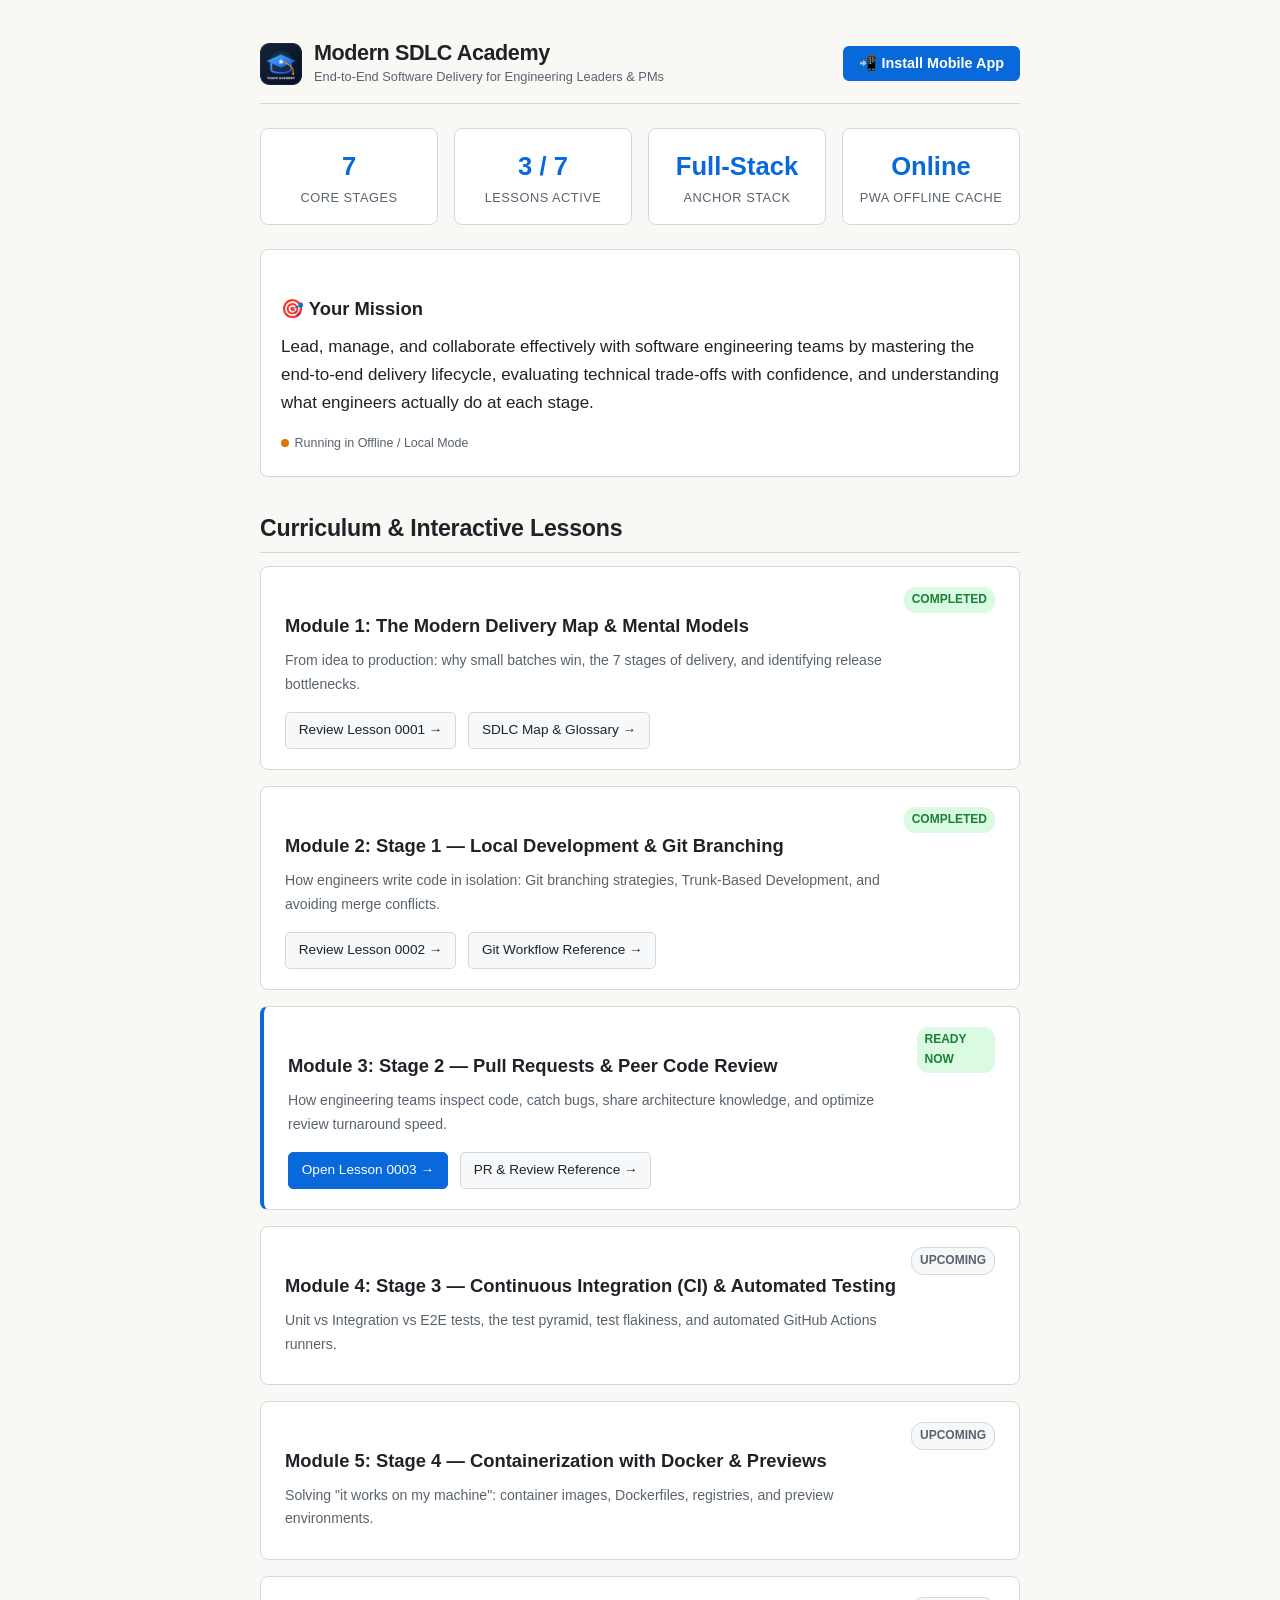
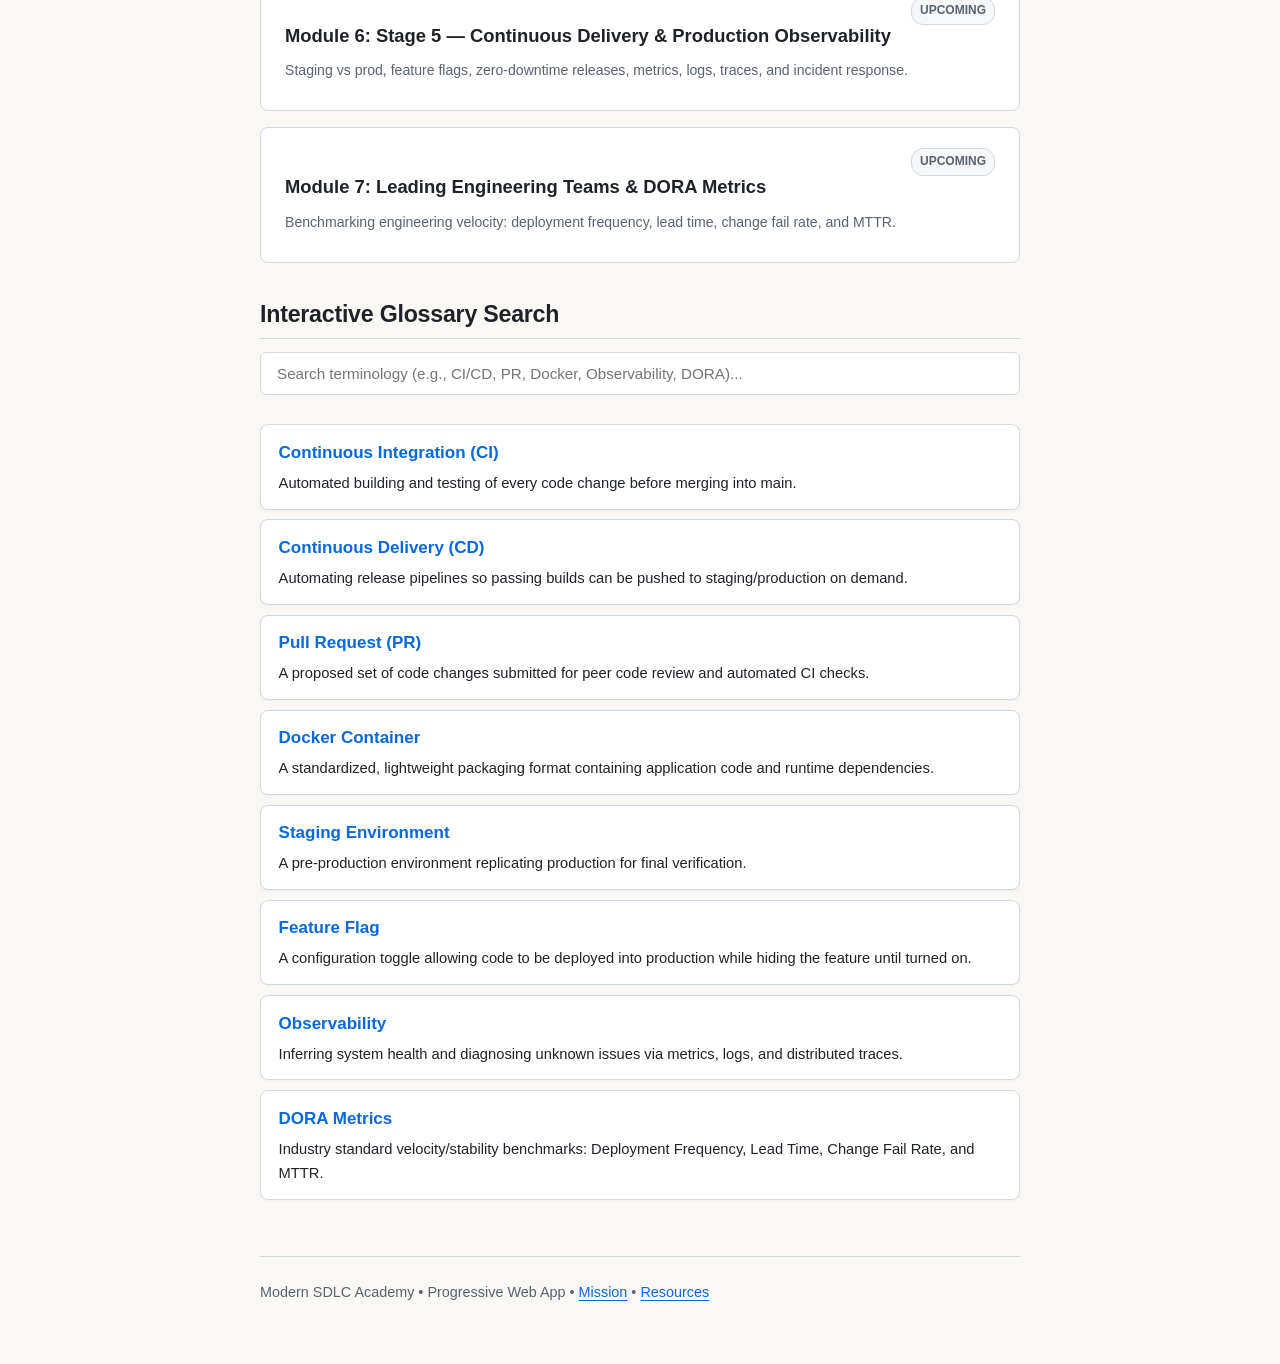
<file: index.html>
<!DOCTYPE html>
<html lang="en">
<head>
  <meta charset="UTF-8">
  <meta name="viewport" content="width=device-width, initial-scale=1.0, viewport-fit=cover">
  <title>Modern SDLC Academy | Master Software Delivery</title>
  
  <!-- PWA Meta Tags -->
  <link rel="manifest" href="./manifest.json">
  <meta name="theme-color" content="#0969da">
  <meta name="apple-mobile-web-app-capable" content="yes">
  <meta name="apple-mobile-web-app-status-bar-style" content="default">
  <meta name="apple-mobile-web-app-title" content="ModernSDLC">
  <link rel="apple-touch-icon" href="./icons/icon-192.png">

  <link rel="stylesheet" href="./assets/style.css">
  <style>
    .top-bar {
      display: flex;
      justify-content: space-between;
      align-items: center;
      margin-bottom: 1.5rem;
      padding-bottom: 1rem;
      border-bottom: 1px solid var(--border-color);
      flex-wrap: wrap;
      gap: 0.75rem;
    }
    .brand {
      display: flex;
      align-items: center;
      gap: 0.75rem;
    }
    .brand img {
      width: 42px;
      height: 42px;
      border-radius: 8px;
    }
    .brand h1 {
      font-size: 1.35rem;
      margin: 0;
      line-height: 1.2;
    }
    .brand p {
      margin: 0;
      font-size: 0.8rem;
      color: var(--text-muted);
    }
    .btn-install {
      background: #0969da;
      color: #fff;
      border: none;
      padding: 0.55rem 1rem;
      border-radius: 6px;
      font-weight: 600;
      font-size: 0.9rem;
      cursor: pointer;
      display: flex;
      align-items: center;
      gap: 0.4rem;
      transition: background 0.15s ease;
    }
    .btn-install:hover {
      background: #0550ae;
    }
    .stats-row {
      display: grid;
      grid-template-columns: repeat(auto-fit, minmax(160px, 1fr));
      gap: 1rem;
      margin: 1.5rem 0;
    }
    .stat-card {
      background: var(--surface-color);
      border: 1px solid var(--border-color);
      border-radius: 8px;
      padding: 1rem;
      text-align: center;
    }
    .stat-val {
      font-size: 1.6rem;
      font-weight: 700;
      color: var(--accent-color);
    }
    .stat-label {
      font-size: 0.8rem;
      color: var(--text-muted);
      text-transform: uppercase;
      letter-spacing: 0.04em;
    }
    .module-card {
      background: var(--surface-color);
      border: 1px solid var(--border-color);
      border-radius: 8px;
      padding: 1.25rem 1.5rem;
      margin-bottom: 1rem;
      transition: border-color 0.15s ease, box-shadow 0.15s ease;
    }
    .module-card:hover {
      border-color: var(--accent-color);
      box-shadow: 0 2px 6px rgba(0,0,0,0.04);
    }
    .module-card.active {
      border-left: 4px solid var(--accent-color);
    }
    .module-header {
      display: flex;
      justify-content: space-between;
      align-items: flex-start;
      margin-bottom: 0.5rem;
    }
    .module-status {
      font-size: 0.75rem;
      font-weight: 600;
      padding: 0.2rem 0.5rem;
      border-radius: 12px;
      text-transform: uppercase;
    }
    .status-available {
      background: #dafbe1;
      color: #1a7f37;
    }
    .status-upcoming {
      background: var(--callout-bg);
      color: var(--text-muted);
      border: 1px solid var(--border-color);
    }
    .module-links {
      display: flex;
      gap: 0.75rem;
      margin-top: 1rem;
      flex-wrap: wrap;
    }
    .btn-link {
      display: inline-block;
      background: var(--callout-bg);
      border: 1px solid var(--border-color);
      padding: 0.4rem 0.8rem;
      border-radius: 5px;
      font-size: 0.85rem;
      font-weight: 500;
      text-decoration: none;
      color: var(--text-main);
    }
    .btn-link:hover {
      border-color: var(--accent-color);
      color: var(--accent-color);
    }
    .btn-link.primary {
      background: var(--accent-color);
      color: #fff;
      border-color: var(--accent-color);
    }
    .btn-link.primary:hover {
      background: var(--accent-hover);
    }
    .search-input {
      width: 100%;
      padding: 0.75rem 1rem;
      border-radius: 6px;
      border: 1px solid var(--border-color);
      font-size: 0.95rem;
      background: var(--surface-color);
      color: var(--text-main);
      margin-bottom: 1.25rem;
      font-family: inherit;
    }
    .api-badge {
      display: inline-flex;
      align-items: center;
      gap: 0.35rem;
      font-size: 0.78rem;
      color: var(--text-muted);
      margin-top: 0.5rem;
    }
    .status-dot {
      width: 8px;
      height: 8px;
      border-radius: 50%;
      background: #2ea043;
    }
    .modal-backdrop {
      display: none;
      position: fixed;
      top: 0; left: 0; right: 0; bottom: 0;
      background: rgba(0,0,0,0.5);
      z-index: 1000;
      align-items: center;
      justify-content: center;
      padding: 1rem;
    }
    .modal-content {
      background: var(--surface-color);
      border: 1px solid var(--border-color);
      border-radius: 12px;
      max-width: 480px;
      width: 100%;
      padding: 1.5rem;
      box-shadow: 0 10px 25px rgba(0,0,0,0.15);
    }
  </style>
</head>
<body>
  <div class="container">
    <div class="top-bar">
      <div class="brand">
        <img src="./icons/icon-192.png" alt="Logo">
        <div>
          <h1>Modern SDLC Academy</h1>
          <p>End-to-End Software Delivery for Engineering Leaders & PMs</p>
        </div>
      </div>
      <button class="btn-install" id="installBtn">
        📲 Install Mobile App
      </button>
    </div>

    <div class="stats-row">
      <div class="stat-card">
        <div class="stat-val">7</div>
        <div class="stat-label">Core Stages</div>
      </div>
      <div class="stat-card">
        <div class="stat-val">3 / 7</div>
        <div class="stat-label">Lessons Active</div>
      </div>
      <div class="stat-card">
        <div class="stat-val">Full-Stack</div>
        <div class="stat-label">Anchor Stack</div>
      </div>
      <div class="stat-card">
        <div class="stat-val">Online</div>
        <div class="stat-label">PWA Offline Cache</div>
      </div>
    </div>

    <div class="card">
      <h3>🎯 Your Mission</h3>
      <p style="margin-bottom: 0.5rem;">
        Lead, manage, and collaborate effectively with software engineering teams by mastering the end-to-end delivery lifecycle, evaluating technical trade-offs with confidence, and understanding what engineers actually do at each stage.
      </p>
      <div class="api-badge">
        <span class="status-dot" id="apiDot"></span>
        <span id="apiStatusText">Connected to Google Apps Script API</span>
      </div>
    </div>

    <section>
      <h2>Curriculum & Interactive Lessons</h2>

      <!-- Module 1 -->
      <div class="module-card">
        <div class="module-header">
          <div>
            <h3>Module 1: The Modern Delivery Map & Mental Models</h3>
            <p style="margin: 0; font-size: 0.88rem; color: var(--text-muted);">
              From idea to production: why small batches win, the 7 stages of delivery, and identifying release bottlenecks.
            </p>
          </div>
          <span class="module-status status-available">Completed</span>
        </div>
        <div class="module-links">
          <a href="./lessons/0001-the-modern-software-delivery-map.html" class="btn-link">Review Lesson 0001 →</a>
          <a href="./reference/0001-sdlc-map-and-glossary.html" class="btn-link">SDLC Map & Glossary →</a>
        </div>
      </div>

      <!-- Module 2 -->
      <div class="module-card">
        <div class="module-header">
          <div>
            <h3>Module 2: Stage 1 — Local Development & Git Branching</h3>
            <p style="margin: 0; font-size: 0.88rem; color: var(--text-muted);">
              How engineers write code in isolation: Git branching strategies, Trunk-Based Development, and avoiding merge conflicts.
            </p>
          </div>
          <span class="module-status status-available">Completed</span>
        </div>
        <div class="module-links">
          <a href="./lessons/0002-stage-1-local-dev-and-git.html" class="btn-link">Review Lesson 0002 →</a>
          <a href="./reference/0002-git-branching-and-local-workflow.html" class="btn-link">Git Workflow Reference →</a>
        </div>
      </div>

      <!-- Module 3 -->
      <div class="module-card active">
        <div class="module-header">
          <div>
            <h3>Module 3: Stage 2 — Pull Requests & Peer Code Review</h3>
            <p style="margin: 0; font-size: 0.88rem; color: var(--text-muted);">
              How engineering teams inspect code, catch bugs, share architecture knowledge, and optimize review turnaround speed.
            </p>
          </div>
          <span class="module-status status-available">Ready Now</span>
        </div>
        <div class="module-links">
          <a href="./lessons/0003-stage-2-pull-requests-and-code-review.html" class="btn-link primary">Open Lesson 0003 →</a>
          <a href="./reference/0003-pull-request-anatomy-and-review-hygiene.html" class="btn-link">PR & Review Reference →</a>
        </div>
      </div>

      <!-- Module 4 -->
      <div class="module-card">
        <div class="module-header">
          <div>
            <h3>Module 4: Stage 3 — Continuous Integration (CI) & Automated Testing</h3>
            <p style="margin: 0; font-size: 0.88rem; color: var(--text-muted);">
              Unit vs Integration vs E2E tests, the test pyramid, test flakiness, and automated GitHub Actions runners.
            </p>
          </div>
          <span class="module-status status-upcoming">Upcoming</span>
        </div>
      </div>

      <!-- Module 5 -->
      <div class="module-card">
        <div class="module-header">
          <div>
            <h3>Module 5: Stage 4 — Containerization with Docker & Previews</h3>
            <p style="margin: 0; font-size: 0.88rem; color: var(--text-muted);">
              Solving "it works on my machine": container images, Dockerfiles, registries, and preview environments.
            </p>
          </div>
          <span class="module-status status-upcoming">Upcoming</span>
        </div>
      </div>

      <!-- Module 6 -->
      <div class="module-card">
        <div class="module-header">
          <div>
            <h3>Module 6: Stage 5 — Continuous Delivery & Production Observability</h3>
            <p style="margin: 0; font-size: 0.88rem; color: var(--text-muted);">
              Staging vs prod, feature flags, zero-downtime releases, metrics, logs, traces, and incident response.
            </p>
          </div>
          <span class="module-status status-upcoming">Upcoming</span>
        </div>
      </div>

      <!-- Module 7 -->
      <div class="module-card">
        <div class="module-header">
          <div>
            <h3>Module 7: Leading Engineering Teams & DORA Metrics</h3>
            <p style="margin: 0; font-size: 0.88rem; color: var(--text-muted);">
              Benchmarking engineering velocity: deployment frequency, lead time, change fail rate, and MTTR.
            </p>
          </div>
          <span class="module-status status-upcoming">Upcoming</span>
        </div>
      </div>
    </section>

    <section>
      <h2>Interactive Glossary Search</h2>
      <input type="text" id="glossarySearch" class="search-input" placeholder="Search terminology (e.g., CI/CD, PR, Docker, Observability, DORA)...">
      <div id="glossaryResults"></div>
    </section>

    <!-- Modal for iOS Installation Guide -->
    <div class="modal-backdrop" id="iosModal">
      <div class="modal-content">
        <h3>Install on Your Mobile Phone</h3>
        <p style="margin: 0.8rem 0; font-size: 0.95rem;">
          <strong>On iPhone / iPad (Safari):</strong><br>
          1. Tap the <strong>Share</strong> button (box with upward arrow).<br>
          2. Scroll down and tap <strong>"Add to Home Screen"</strong>.<br>
          3. Tap <strong>Add</strong>.
        </p>
        <p style="margin: 0.8rem 0; font-size: 0.95rem;">
          <strong>On Android (Chrome / Edge):</strong><br>
          Tap the <strong>"Install app"</strong> banner or three-dot menu (⋮) > <strong>Install app</strong>.
        </p>
        <button class="btn-link primary" style="width: 100%; border: none; margin-top: 1rem;" onclick="closeModal()">Got it</button>
      </div>
    </div>

    <footer>
      <p>
        Modern SDLC Academy • Progressive Web App • <a href="./MISSION.md">Mission</a> • <a href="./RESOURCES.md">Resources</a>
      </p>
    </footer>
  </div>

  <script>
    // Register Service Worker for offline PWA
    if ('serviceWorker' in navigator) {
      navigator.serviceWorker.register('./sw.js')
        .then(() => console.log('Service Worker Registered'))
        .catch((err) => console.log('SW registration failed:', err));
    }

    // PWA Install Prompt handling
    let deferredPrompt;
    const installBtn = document.getElementById('installBtn');
    const iosModal = document.getElementById('iosModal');

    window.addEventListener('beforeinstallprompt', (e) => {
      e.preventDefault();
      deferredPrompt = e;
      installBtn.style.display = 'flex';
    });

    installBtn.addEventListener('click', async () => {
      if (deferredPrompt) {
        deferredPrompt.prompt();
        const { outcome } = await deferredPrompt.userChoice;
        if (outcome === 'accepted') {
          installBtn.style.display = 'none';
        }
        deferredPrompt = null;
      } else {
        iosModal.style.display = 'flex';
      }
    });

    function closeModal() {
      iosModal.style.display = 'none';
    }

    // Glossary quick filter
    const glossaryData = [
      { term: 'Continuous Integration (CI)', def: 'Automated building and testing of every code change before merging into main.' },
      { term: 'Continuous Delivery (CD)', def: 'Automating release pipelines so passing builds can be pushed to staging/production on demand.' },
      { term: 'Pull Request (PR)', def: 'A proposed set of code changes submitted for peer code review and automated CI checks.' },
      { term: 'Docker Container', def: 'A standardized, lightweight packaging format containing application code and runtime dependencies.' },
      { term: 'Staging Environment', def: 'A pre-production environment replicating production for final verification.' },
      { term: 'Feature Flag', def: 'A configuration toggle allowing code to be deployed into production while hiding the feature until turned on.' },
      { term: 'Observability', def: 'Inferring system health and diagnosing unknown issues via metrics, logs, and distributed traces.' },
      { term: 'DORA Metrics', def: 'Industry standard velocity/stability benchmarks: Deployment Frequency, Lead Time, Change Fail Rate, and MTTR.' }
    ];

    const searchInput = document.getElementById('glossarySearch');
    const resultsContainer = document.getElementById('glossaryResults');

    function renderGlossary(filter = '') {
      const q = filter.toLowerCase().trim();
      const matched = glossaryData.filter(item => 
        item.term.toLowerCase().includes(q) || item.def.toLowerCase().includes(q)
      );
      if (matched.length === 0) {
        resultsContainer.innerHTML = '<p style="color: var(--text-muted); font-size: 0.9rem;">No matching terms found.</p>';
        return;
      }
      resultsContainer.innerHTML = matched.map(item => `
        <div class="card" style="margin: 0.6rem 0; padding: 0.85rem 1.1rem;">
          <strong style="color: var(--accent-color);">${item.term}</strong>
          <p style="margin: 0.25rem 0 0; font-size: 0.92rem;">${item.def}</p>
        </div>
      `).join('');
    }

    searchInput.addEventListener('input', (e) => renderGlossary(e.target.value));
    renderGlossary();

    // Check Google Apps Script API connectivity
    const API_URL = 'https://script.google.com/macros/s/AKfycbyhpwUTeATP4uQLuyGeT4ldPTWaNZm0snaPWRMGZfh1AAMdIH7P6YXv_Q2SztE-eeFg/exec';
    fetch(`${API_URL}?action=ping`, { mode: 'no-cors' })
      .then(() => {
        document.getElementById('apiStatusText').textContent = 'Google Apps Script API: Active';
      })
      .catch(() => {
        document.getElementById('apiDot').style.background = '#d97706';
        document.getElementById('apiStatusText').textContent = 'Running in Offline / Local Mode';
      });
  </script>
</body>
</html>
</file>
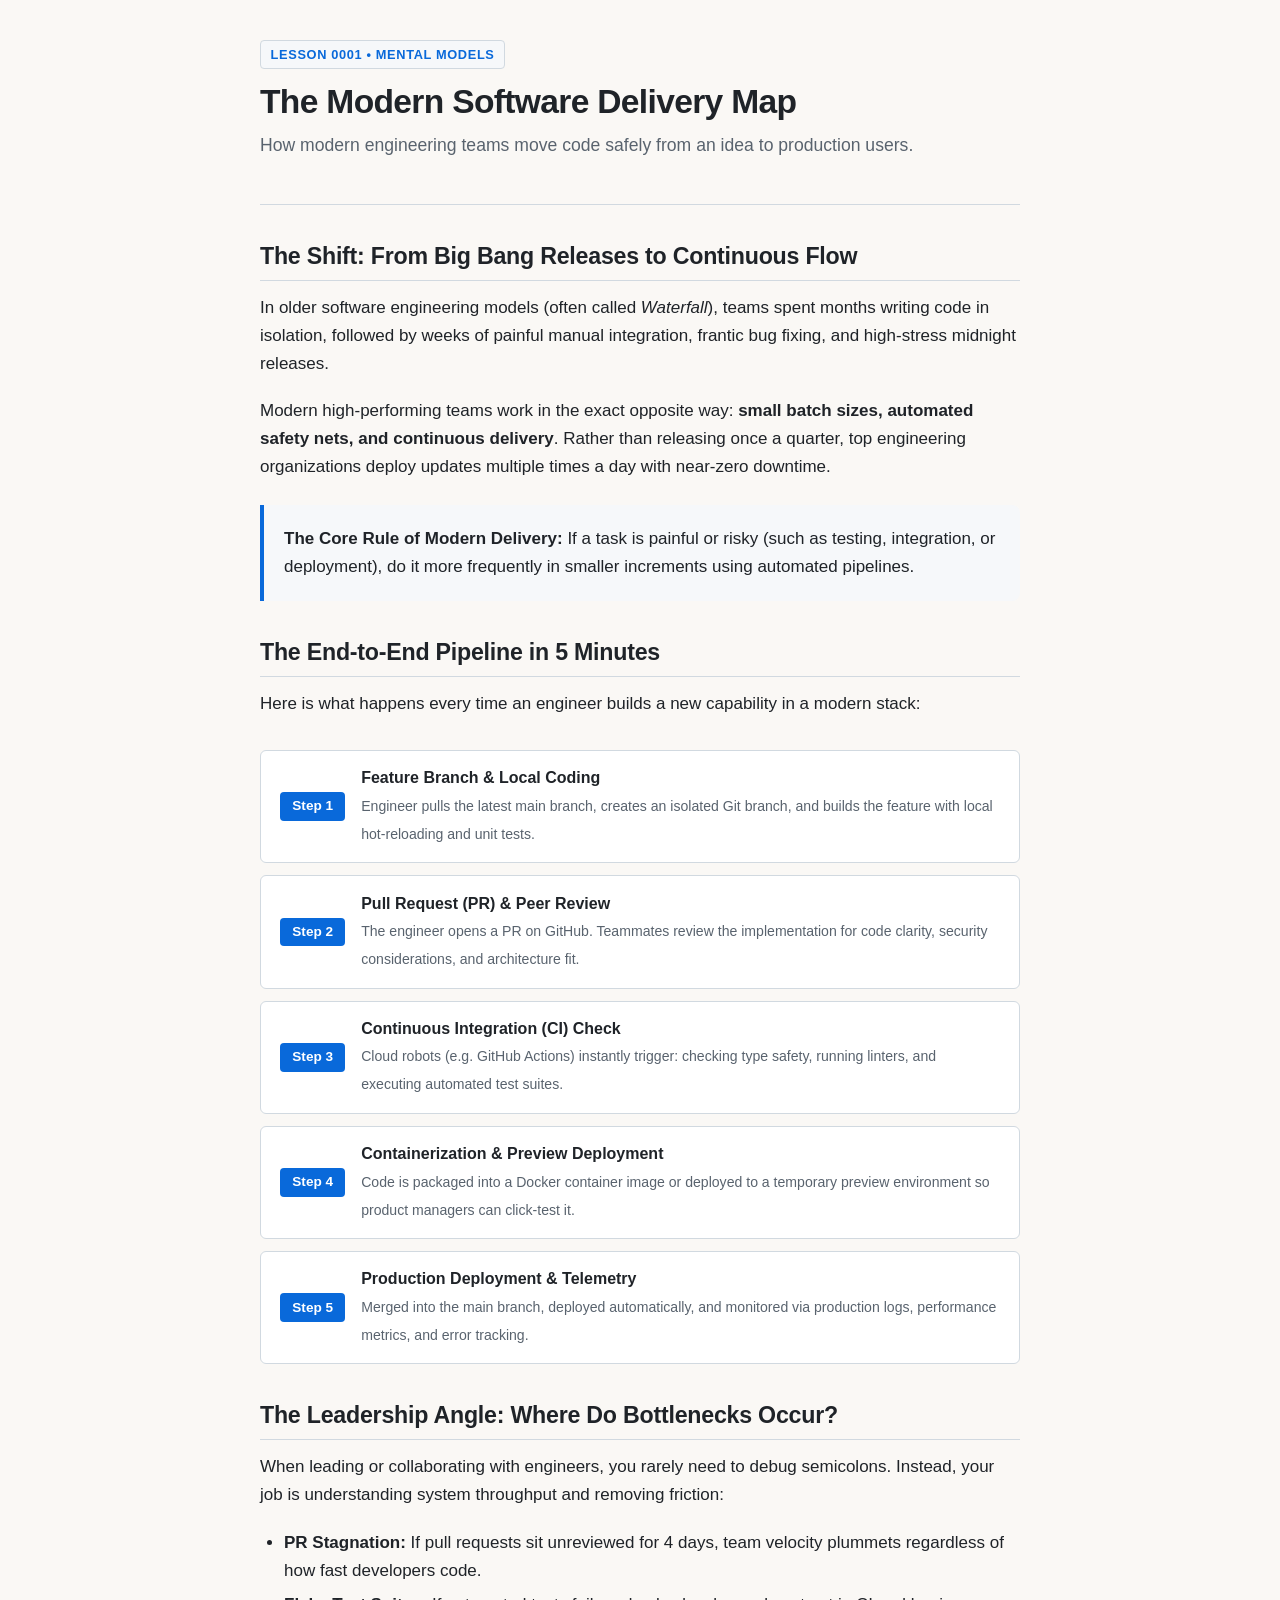
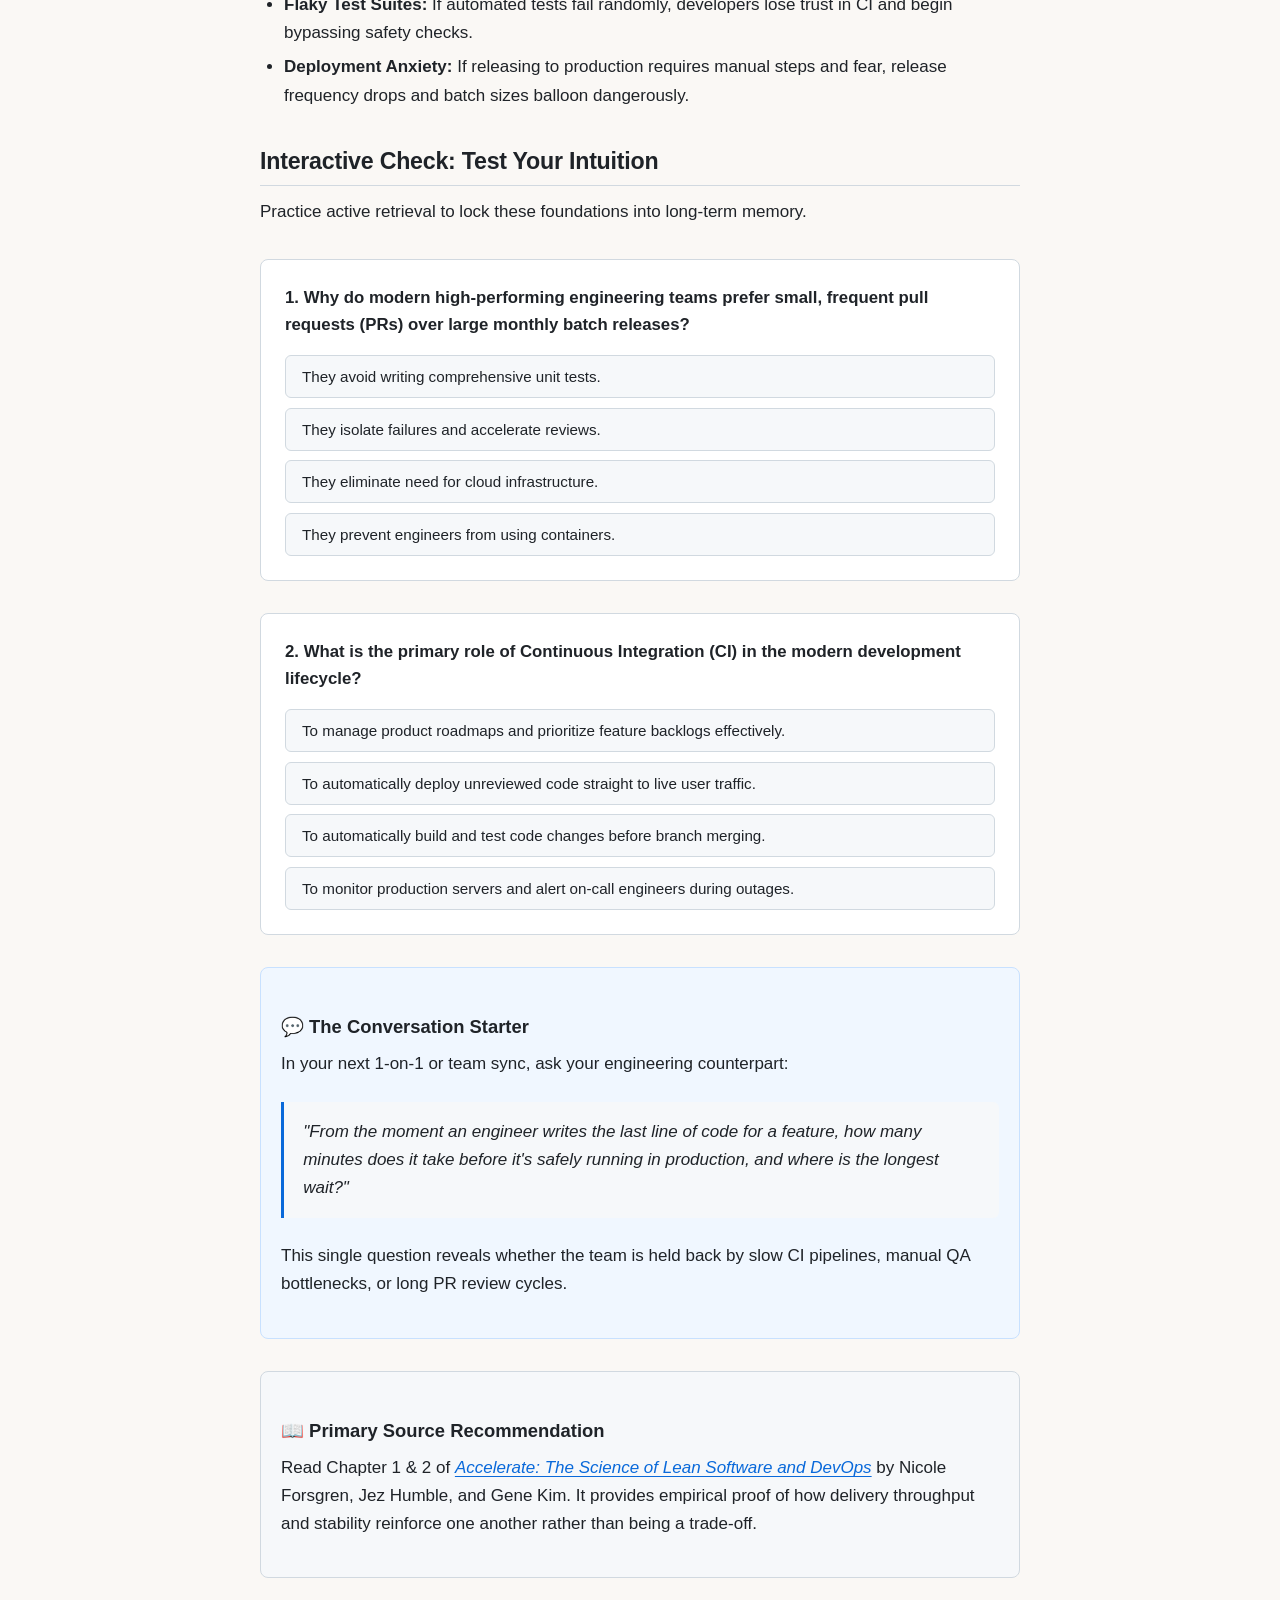
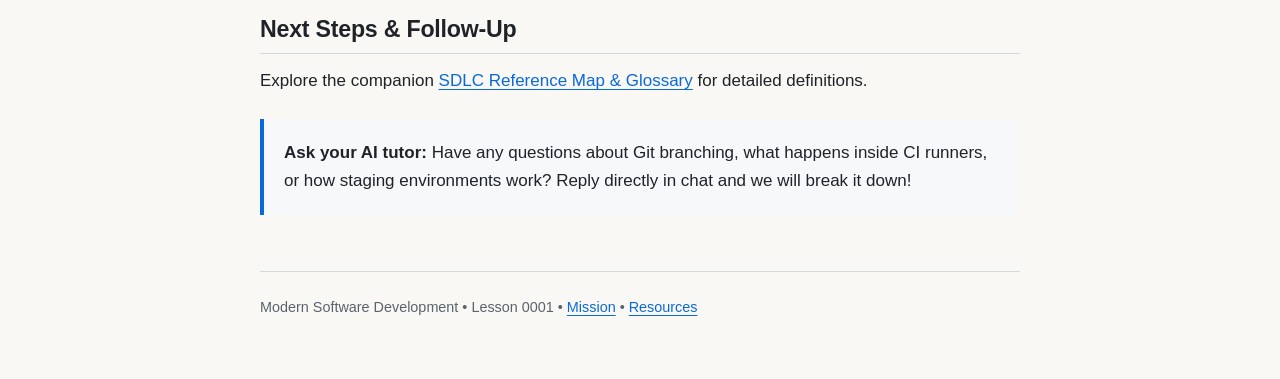
<file: lessons/0001-the-modern-software-delivery-map.html>
<!DOCTYPE html>
<html lang="en">
<head>
  <meta charset="UTF-8">
  <meta name="viewport" content="width=device-width, initial-scale=1.0">
  <title>Lesson 0001: The Modern Software Delivery Map</title>
  <link rel="stylesheet" href="../assets/style.css">
  <style>
    .concept-callout {
      background: var(--callout-bg);
      border-left: 4px solid var(--accent-color);
      padding: 1.25rem;
      border-radius: 0 8px 8px 0;
      margin: 1.5rem 0;
    }
    .pipeline-diagram {
      display: flex;
      flex-direction: column;
      gap: 0.75rem;
      margin: 2rem 0;
    }
    .pipeline-node {
      background: var(--surface-color);
      border: 1px solid var(--border-color);
      border-radius: 6px;
      padding: 0.9rem 1.2rem;
      display: flex;
      align-items: center;
      gap: 1rem;
    }
    .node-badge {
      font-weight: 700;
      font-size: 0.85rem;
      color: #fff;
      background: var(--accent-color);
      border-radius: 4px;
      padding: 0.2rem 0.5rem;
      min-width: 65px;
      text-align: center;
    }
    .node-text strong {
      display: block;
      color: var(--text-main);
      font-size: 1rem;
    }
    .node-text span {
      font-size: 0.88rem;
      color: var(--text-muted);
    }
    .quiz-container {
      background: var(--surface-color);
      border: 1px solid var(--border-color);
      border-radius: 8px;
      padding: 1.5rem;
      margin: 2rem 0;
    }
    .quiz-question {
      font-weight: 600;
      font-size: 1.05rem;
      margin-bottom: 1rem;
    }
    .quiz-options {
      display: flex;
      flex-direction: column;
      gap: 0.6rem;
    }
    .quiz-btn {
      text-align: left;
      background: var(--callout-bg);
      border: 1px solid var(--border-color);
      padding: 0.75rem 1rem;
      border-radius: 6px;
      font-size: 0.95rem;
      cursor: pointer;
      color: var(--text-main);
      transition: all 0.15s ease-in-out;
      font-family: inherit;
    }
    .quiz-btn:hover {
      border-color: var(--accent-color);
      background: var(--surface-color);
    }
    .quiz-btn.correct {
      background: #dafbe1;
      border-color: #1a7f37;
      color: #1a7f37;
      font-weight: 600;
    }
    .quiz-btn.incorrect {
      background: #ffebe9;
      border-color: #cf222e;
      color: #cf222e;
    }
    .quiz-feedback {
      margin-top: 0.85rem;
      font-size: 0.9rem;
      line-height: 1.4;
      display: none;
    }
    .primary-source-box {
      border: 1px solid var(--border-color);
      background: var(--callout-bg);
      border-radius: 8px;
      padding: 1.25rem;
      margin: 2rem 0;
    }
    .leadership-prompt {
      background: #f0f7ff;
      border: 1px solid #c8e1ff;
      border-radius: 8px;
      padding: 1.25rem;
      margin: 2rem 0;
    }
    @media (prefers-color-scheme: dark) {
      .quiz-btn.correct {
        background: #112a1c;
        border-color: #2ea043;
        color: #3fb950;
      }
      .quiz-btn.incorrect {
        background: #3c1618;
        border-color: #f85149;
        color: #ff7b72;
      }
      .leadership-prompt {
        background: #152238;
        border-color: #204170;
      }
    }
  </style>
</head>
<body>
  <div class="container">
    <header>
      <div class="meta-badge">Lesson 0001 • Mental Models</div>
      <h1>The Modern Software Delivery Map</h1>
      <p class="subtitle">How modern engineering teams move code safely from an idea to production users.</p>
    </header>

    <section>
      <h2>The Shift: From Big Bang Releases to Continuous Flow</h2>
      <p>
        In older software engineering models (often called <em>Waterfall</em>), teams spent months writing code in isolation, followed by weeks of painful manual integration, frantic bug fixing, and high-stress midnight releases.
      </p>
      <p>
        Modern high-performing teams work in the exact opposite way: <strong>small batch sizes, automated safety nets, and continuous delivery</strong>. Rather than releasing once a quarter, top engineering organizations deploy updates multiple times a day with near-zero downtime.
      </p>

      <div class="concept-callout">
        <strong>The Core Rule of Modern Delivery:</strong> If a task is painful or risky (such as testing, integration, or deployment), do it more frequently in smaller increments using automated pipelines.
      </div>
    </section>

    <section>
      <h2>The End-to-End Pipeline in 5 Minutes</h2>
      <p>Here is what happens every time an engineer builds a new capability in a modern stack:</p>

      <div class="pipeline-diagram">
        <div class="pipeline-node">
          <div class="node-badge">Step 1</div>
          <div class="node-text">
            <strong>Feature Branch & Local Coding</strong>
            <span>Engineer pulls the latest main branch, creates an isolated Git branch, and builds the feature with local hot-reloading and unit tests.</span>
          </div>
        </div>

        <div class="pipeline-node">
          <div class="node-badge">Step 2</div>
          <div class="node-text">
            <strong>Pull Request (PR) & Peer Review</strong>
            <span>The engineer opens a PR on GitHub. Teammates review the implementation for code clarity, security considerations, and architecture fit.</span>
          </div>
        </div>

        <div class="pipeline-node">
          <div class="node-badge">Step 3</div>
          <div class="node-text">
            <strong>Continuous Integration (CI) Check</strong>
            <span>Cloud robots (e.g. GitHub Actions) instantly trigger: checking type safety, running linters, and executing automated test suites.</span>
          </div>
        </div>

        <div class="pipeline-node">
          <div class="node-badge">Step 4</div>
          <div class="node-text">
            <strong>Containerization & Preview Deployment</strong>
            <span>Code is packaged into a Docker container image or deployed to a temporary preview environment so product managers can click-test it.</span>
          </div>
        </div>

        <div class="pipeline-node">
          <div class="node-badge">Step 5</div>
          <div class="node-text">
            <strong>Production Deployment & Telemetry</strong>
            <span>Merged into the main branch, deployed automatically, and monitored via production logs, performance metrics, and error tracking.</span>
          </div>
        </div>
      </div>
    </section>

    <section>
      <h2>The Leadership Angle: Where Do Bottlenecks Occur?</h2>
      <p>When leading or collaborating with engineers, you rarely need to debug semicolons. Instead, your job is understanding system throughput and removing friction:</p>
      <ul>
        <li><strong>PR Stagnation:</strong> If pull requests sit unreviewed for 4 days, team velocity plummets regardless of how fast developers code.</li>
        <li><strong>Flaky Test Suites:</strong> If automated tests fail randomly, developers lose trust in CI and begin bypassing safety checks.</li>
        <li><strong>Deployment Anxiety:</strong> If releasing to production requires manual steps and fear, release frequency drops and batch sizes balloon dangerously.</li>
      </ul>
    </section>

    <section>
      <h2>Interactive Check: Test Your Intuition</h2>
      <p>Practice active retrieval to lock these foundations into long-term memory.</p>

      <div class="quiz-container" id="q1">
        <div class="quiz-question">1. Why do modern high-performing engineering teams prefer small, frequent pull requests (PRs) over large monthly batch releases?</div>
        <div class="quiz-options">
          <button class="quiz-btn" onclick="checkAnswer('q1', 0, false)">They avoid writing comprehensive unit tests.</button>
          <button class="quiz-btn" onclick="checkAnswer('q1', 1, true)">They isolate failures and accelerate reviews.</button>
          <button class="quiz-btn" onclick="checkAnswer('q1', 2, false)">They eliminate need for cloud infrastructure.</button>
          <button class="quiz-btn" onclick="checkAnswer('q1', 3, false)">They prevent engineers from using containers.</button>
        </div>
        <div class="quiz-feedback" id="q1-fb"></div>
      </div>

      <div class="quiz-container" id="q2">
        <div class="quiz-question">2. What is the primary role of Continuous Integration (CI) in the modern development lifecycle?</div>
        <div class="quiz-options">
          <button class="quiz-btn" onclick="checkAnswer('q2', 0, false)">To manage product roadmaps and prioritize feature backlogs effectively.</button>
          <button class="quiz-btn" onclick="checkAnswer('q2', 1, false)">To automatically deploy unreviewed code straight to live user traffic.</button>
          <button class="quiz-btn" onclick="checkAnswer('q2', 2, true)">To automatically build and test code changes before branch merging.</button>
          <button class="quiz-btn" onclick="checkAnswer('q2', 3, false)">To monitor production servers and alert on-call engineers during outages.</button>
        </div>
        <div class="quiz-feedback" id="q2-fb"></div>
      </div>
    </section>

    <div class="leadership-prompt">
      <h3>💬 The Conversation Starter</h3>
      <p>In your next 1-on-1 or team sync, ask your engineering counterpart:</p>
      <blockquote>
        <em>"From the moment an engineer writes the last line of code for a feature, how many minutes does it take before it's safely running in production, and where is the longest wait?"</em>
      </blockquote>
      <p>This single question reveals whether the team is held back by slow CI pipelines, manual QA bottlenecks, or long PR review cycles.</p>
    </div>

    <section class="primary-source-box">
      <h3>📖 Primary Source Recommendation</h3>
      <p>
        Read Chapter 1 & 2 of <a href="https://itrevolution.com/product/accelerate/" target="_blank"><em>Accelerate: The Science of Lean Software and DevOps</em></a> by Nicole Forsgren, Jez Humble, and Gene Kim. It provides empirical proof of how delivery throughput and stability reinforce one another rather than being a trade-off.
      </p>
    </section>

    <section>
      <h2>Next Steps & Follow-Up</h2>
      <p>
        Explore the companion <a href="../reference/0001-sdlc-map-and-glossary.html">SDLC Reference Map & Glossary</a> for detailed definitions.
      </p>
      <div class="concept-callout">
        <strong>Ask your AI tutor:</strong> Have any questions about Git branching, what happens inside CI runners, or how staging environments work? Reply directly in chat and we will break it down!
      </div>
    </section>

    <footer>
      <p>Modern Software Development • Lesson 0001 • <a href="../MISSION.md">Mission</a> • <a href="../RESOURCES.md">Resources</a></p>
    </footer>
  </div>

  <script>
    function checkAnswer(qId, selectedIdx, isCorrect) {
      const container = document.getElementById(qId);
      const buttons = container.querySelectorAll('.quiz-btn');
      const fb = document.getElementById(qId + '-fb');

      buttons.forEach((btn, idx) => {
        btn.disabled = true;
        if (idx === selectedIdx) {
          btn.classList.add(isCorrect ? 'correct' : 'incorrect');
        }
      });

      fb.style.display = 'block';
      if (isCorrect) {
        fb.innerHTML = '<strong>Correct!</strong> Small batches make bugs trivial to pinpoint and keep pull request reviews fast and thorough.';
        fb.style.color = '#1a7f37';
      } else {
        fb.innerHTML = '<strong>Not quite.</strong> High-performing teams use small batches because smaller changes are faster to review and vastly easier to troubleshoot when a failure occurs.';
        fb.style.color = '#cf222e';
      }
    }
  </script>
</body>
</html>
</file>
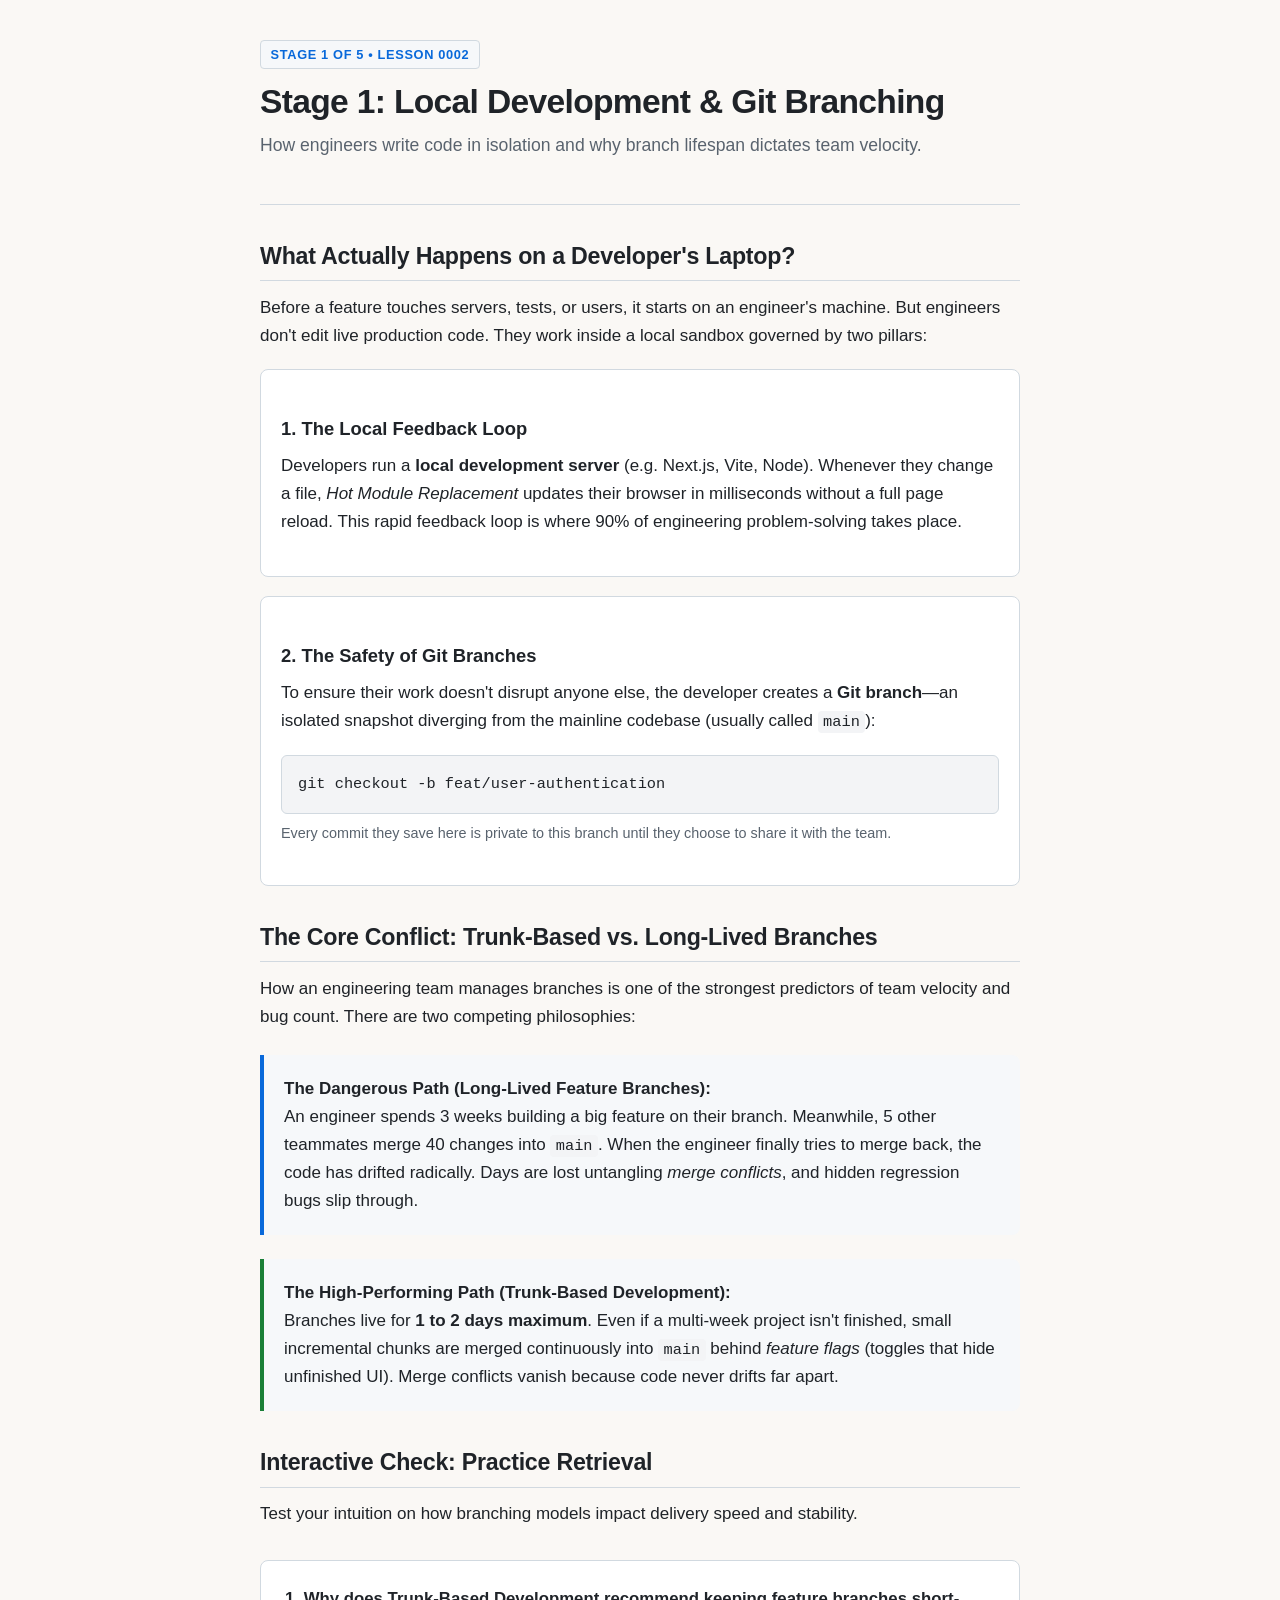
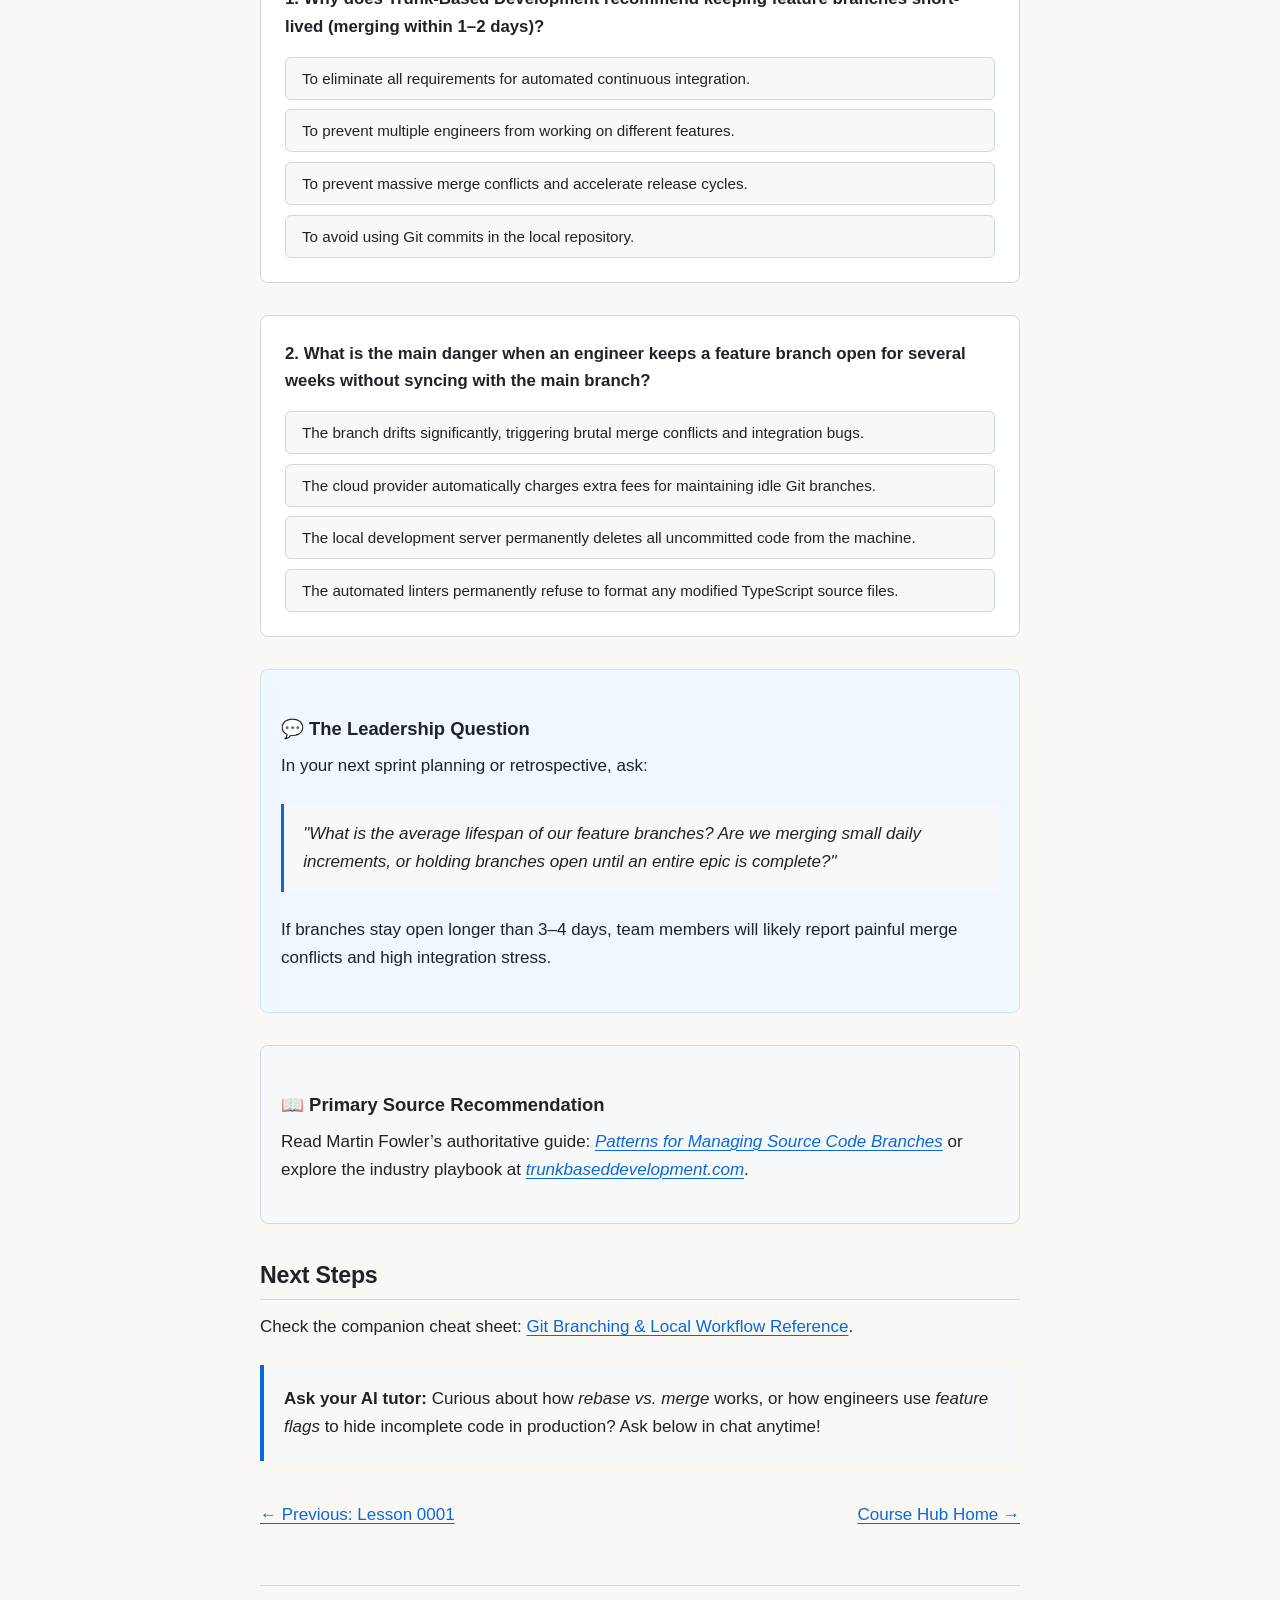
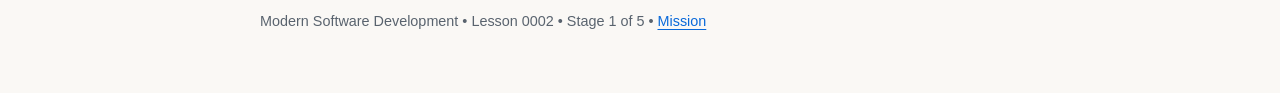
<file: lessons/0002-stage-1-local-dev-and-git.html>
<!DOCTYPE html>
<html lang="en">
<head>
  <meta charset="UTF-8">
  <meta name="viewport" content="width=device-width, initial-scale=1.0">
  <title>Lesson 0002: Stage 1 — Local Development & Git Branching</title>
  <link rel="stylesheet" href="../assets/style.css">
  <style>
    .concept-callout {
      background: var(--callout-bg);
      border-left: 4px solid var(--accent-color);
      padding: 1.25rem;
      border-radius: 0 8px 8px 0;
      margin: 1.5rem 0;
    }
    .flow-card {
      background: var(--surface-color);
      border: 1px solid var(--border-color);
      border-radius: 8px;
      padding: 1.25rem;
      margin: 1.2rem 0;
    }
    .quiz-container {
      background: var(--surface-color);
      border: 1px solid var(--border-color);
      border-radius: 8px;
      padding: 1.5rem;
      margin: 2rem 0;
    }
    .quiz-question {
      font-weight: 600;
      font-size: 1.05rem;
      margin-bottom: 1rem;
    }
    .quiz-options {
      display: flex;
      flex-direction: column;
      gap: 0.6rem;
    }
    .quiz-btn {
      text-align: left;
      background: var(--callout-bg);
      border: 1px solid var(--border-color);
      padding: 0.75rem 1rem;
      border-radius: 6px;
      font-size: 0.95rem;
      cursor: pointer;
      color: var(--text-main);
      transition: all 0.15s ease-in-out;
      font-family: inherit;
    }
    .quiz-btn:hover {
      border-color: var(--accent-color);
      background: var(--surface-color);
    }
    .quiz-btn.correct {
      background: #dafbe1;
      border-color: #1a7f37;
      color: #1a7f37;
      font-weight: 600;
    }
    .quiz-btn.incorrect {
      background: #ffebe9;
      border-color: #cf222e;
      color: #cf222e;
    }
    .quiz-feedback {
      margin-top: 0.85rem;
      font-size: 0.9rem;
      line-height: 1.4;
      display: none;
    }
    .leadership-prompt {
      background: #f0f7ff;
      border: 1px solid #c8e1ff;
      border-radius: 8px;
      padding: 1.25rem;
      margin: 2rem 0;
    }
    .primary-source-box {
      border: 1px solid var(--border-color);
      background: var(--callout-bg);
      border-radius: 8px;
      padding: 1.25rem;
      margin: 2rem 0;
    }
    @media (prefers-color-scheme: dark) {
      .quiz-btn.correct {
        background: #112a1c;
        border-color: #2ea043;
        color: #3fb950;
      }
      .quiz-btn.incorrect {
        background: #3c1618;
        border-color: #f85149;
        color: #ff7b72;
      }
      .leadership-prompt {
        background: #152238;
        border-color: #204170;
      }
    }
  </style>
</head>
<body>
  <div class="container">
    <header>
      <div class="meta-badge">Stage 1 of 5 • Lesson 0002</div>
      <h1>Stage 1: Local Development & Git Branching</h1>
      <p class="subtitle">How engineers write code in isolation and why branch lifespan dictates team velocity.</p>
    </header>

    <section>
      <h2>What Actually Happens on a Developer's Laptop?</h2>
      <p>
        Before a feature touches servers, tests, or users, it starts on an engineer's machine. But engineers don't edit live production code. They work inside a local sandbox governed by two pillars:
      </p>

      <div class="flow-card">
        <h3>1. The Local Feedback Loop</h3>
        <p>
          Developers run a <strong>local development server</strong> (e.g. Next.js, Vite, Node). Whenever they change a file, <em>Hot Module Replacement</em> updates their browser in milliseconds without a full page reload. This rapid feedback loop is where 90% of engineering problem-solving takes place.
        </p>
      </div>

      <div class="flow-card">
        <h3>2. The Safety of Git Branches</h3>
        <p>
          To ensure their work doesn't disrupt anyone else, the developer creates a <strong>Git branch</strong>—an isolated snapshot diverging from the mainline codebase (usually called <code>main</code>):
        </p>
        <pre><code>git checkout -b feat/user-authentication</code></pre>
        <p style="margin-top: 0.5rem; font-size: 0.9rem; color: var(--text-muted);">
          Every commit they save here is private to this branch until they choose to share it with the team.
        </p>
      </div>
    </section>

    <section>
      <h2>The Core Conflict: Trunk-Based vs. Long-Lived Branches</h2>
      <p>
        How an engineering team manages branches is one of the strongest predictors of team velocity and bug count. There are two competing philosophies:
      </p>

      <div class="concept-callout">
        <strong>The Dangerous Path (Long-Lived Feature Branches):</strong><br>
        An engineer spends 3 weeks building a big feature on their branch. Meanwhile, 5 other teammates merge 40 changes into <code>main</code>. When the engineer finally tries to merge back, the code has drifted radically. Days are lost untangling <em>merge conflicts</em>, and hidden regression bugs slip through.
      </div>

      <div class="concept-callout" style="border-left-color: #1a7f37;">
        <strong>The High-Performing Path (Trunk-Based Development):</strong><br>
        Branches live for <strong>1 to 2 days maximum</strong>. Even if a multi-week project isn't finished, small incremental chunks are merged continuously into <code>main</code> behind <em>feature flags</em> (toggles that hide unfinished UI). Merge conflicts vanish because code never drifts far apart.
      </div>
    </section>

    <section>
      <h2>Interactive Check: Practice Retrieval</h2>
      <p>Test your intuition on how branching models impact delivery speed and stability.</p>

      <div class="quiz-container" id="q1">
        <div class="quiz-question">1. Why does Trunk-Based Development recommend keeping feature branches short-lived (merging within 1–2 days)?</div>
        <div class="quiz-options">
          <button class="quiz-btn" onclick="checkAnswer('q1', 0, false)">To eliminate all requirements for automated continuous integration.</button>
          <button class="quiz-btn" onclick="checkAnswer('q1', 1, false)">To prevent multiple engineers from working on different features.</button>
          <button class="quiz-btn" onclick="checkAnswer('q1', 2, true)">To prevent massive merge conflicts and accelerate release cycles.</button>
          <button class="quiz-btn" onclick="checkAnswer('q1', 3, false)">To avoid using Git commits in the local repository.</button>
        </div>
        <div class="quiz-feedback" id="q1-fb"></div>
      </div>

      <div class="quiz-container" id="q2">
        <div class="quiz-question">2. What is the main danger when an engineer keeps a feature branch open for several weeks without syncing with the main branch?</div>
        <div class="quiz-options">
          <button class="quiz-btn" onclick="checkAnswer('q2', 0, true)">The branch drifts significantly, triggering brutal merge conflicts and integration bugs.</button>
          <button class="quiz-btn" onclick="checkAnswer('q2', 1, false)">The cloud provider automatically charges extra fees for maintaining idle Git branches.</button>
          <button class="quiz-btn" onclick="checkAnswer('q2', 2, false)">The local development server permanently deletes all uncommitted code from the machine.</button>
          <button class="quiz-btn" onclick="checkAnswer('q2', 3, false)">The automated linters permanently refuse to format any modified TypeScript source files.</button>
        </div>
        <div class="quiz-feedback" id="q2-fb"></div>
      </div>
    </section>

    <div class="leadership-prompt">
      <h3>💬 The Leadership Question</h3>
      <p>In your next sprint planning or retrospective, ask:</p>
      <blockquote>
        <em>"What is the average lifespan of our feature branches? Are we merging small daily increments, or holding branches open until an entire epic is complete?"</em>
      </blockquote>
      <p>If branches stay open longer than 3–4 days, team members will likely report painful merge conflicts and high integration stress.</p>
    </div>

    <section class="primary-source-box">
      <h3>📖 Primary Source Recommendation</h3>
      <p>
        Read Martin Fowler’s authoritative guide: <a href="https://martinfowler.com/articles/branching-patterns.html" target="_blank"><em>Patterns for Managing Source Code Branches</em></a> or explore the industry playbook at <a href="https://trunkbaseddevelopment.com/" target="_blank"><em>trunkbaseddevelopment.com</em></a>.
      </p>
    </section>

    <section>
      <h2>Next Steps</h2>
      <p>
        Check the companion cheat sheet: <a href="../reference/0002-git-branching-and-local-workflow.html">Git Branching & Local Workflow Reference</a>.
      </p>
      <div class="concept-callout">
        <strong>Ask your AI tutor:</strong> Curious about how <em>rebase vs. merge</em> works, or how engineers use <em>feature flags</em> to hide incomplete code in production? Ask below in chat anytime!
      </div>
    </section>

    <div class="nav-links" style="display: flex; justify-content: space-between; margin-top: 2.5rem; font-weight: 500;">
      <a href="./0001-the-modern-software-delivery-map.html">← Previous: Lesson 0001</a>
      <a href="../index.html">Course Hub Home →</a>
    </div>

    <footer>
      <p>Modern Software Development • Lesson 0002 • Stage 1 of 5 • <a href="../MISSION.md">Mission</a></p>
    </footer>
  </div>

  <script>
    function checkAnswer(qId, selectedIdx, isCorrect) {
      const container = document.getElementById(qId);
      const buttons = container.querySelectorAll('.quiz-btn');
      const fb = document.getElementById(qId + '-fb');

      buttons.forEach((btn, idx) => {
        btn.disabled = true;
        if (idx === selectedIdx) {
          btn.classList.add(isCorrect ? 'correct' : 'incorrect');
        }
      });

      fb.style.display = 'block';
      if (isCorrect) {
        fb.innerHTML = '<strong>Correct!</strong> Merging frequently avoids divergence, keeping integration continuous and painless.';
        fb.style.color = '#1a7f37';
      } else {
        fb.innerHTML = '<strong>Incorrect.</strong> Long-lived branches drift away from main, creating painful merge conflicts and unexpected integration regressions.';
        fb.style.color = '#cf222e';
      }
    }
  </script>
</body>
</html>
</file>
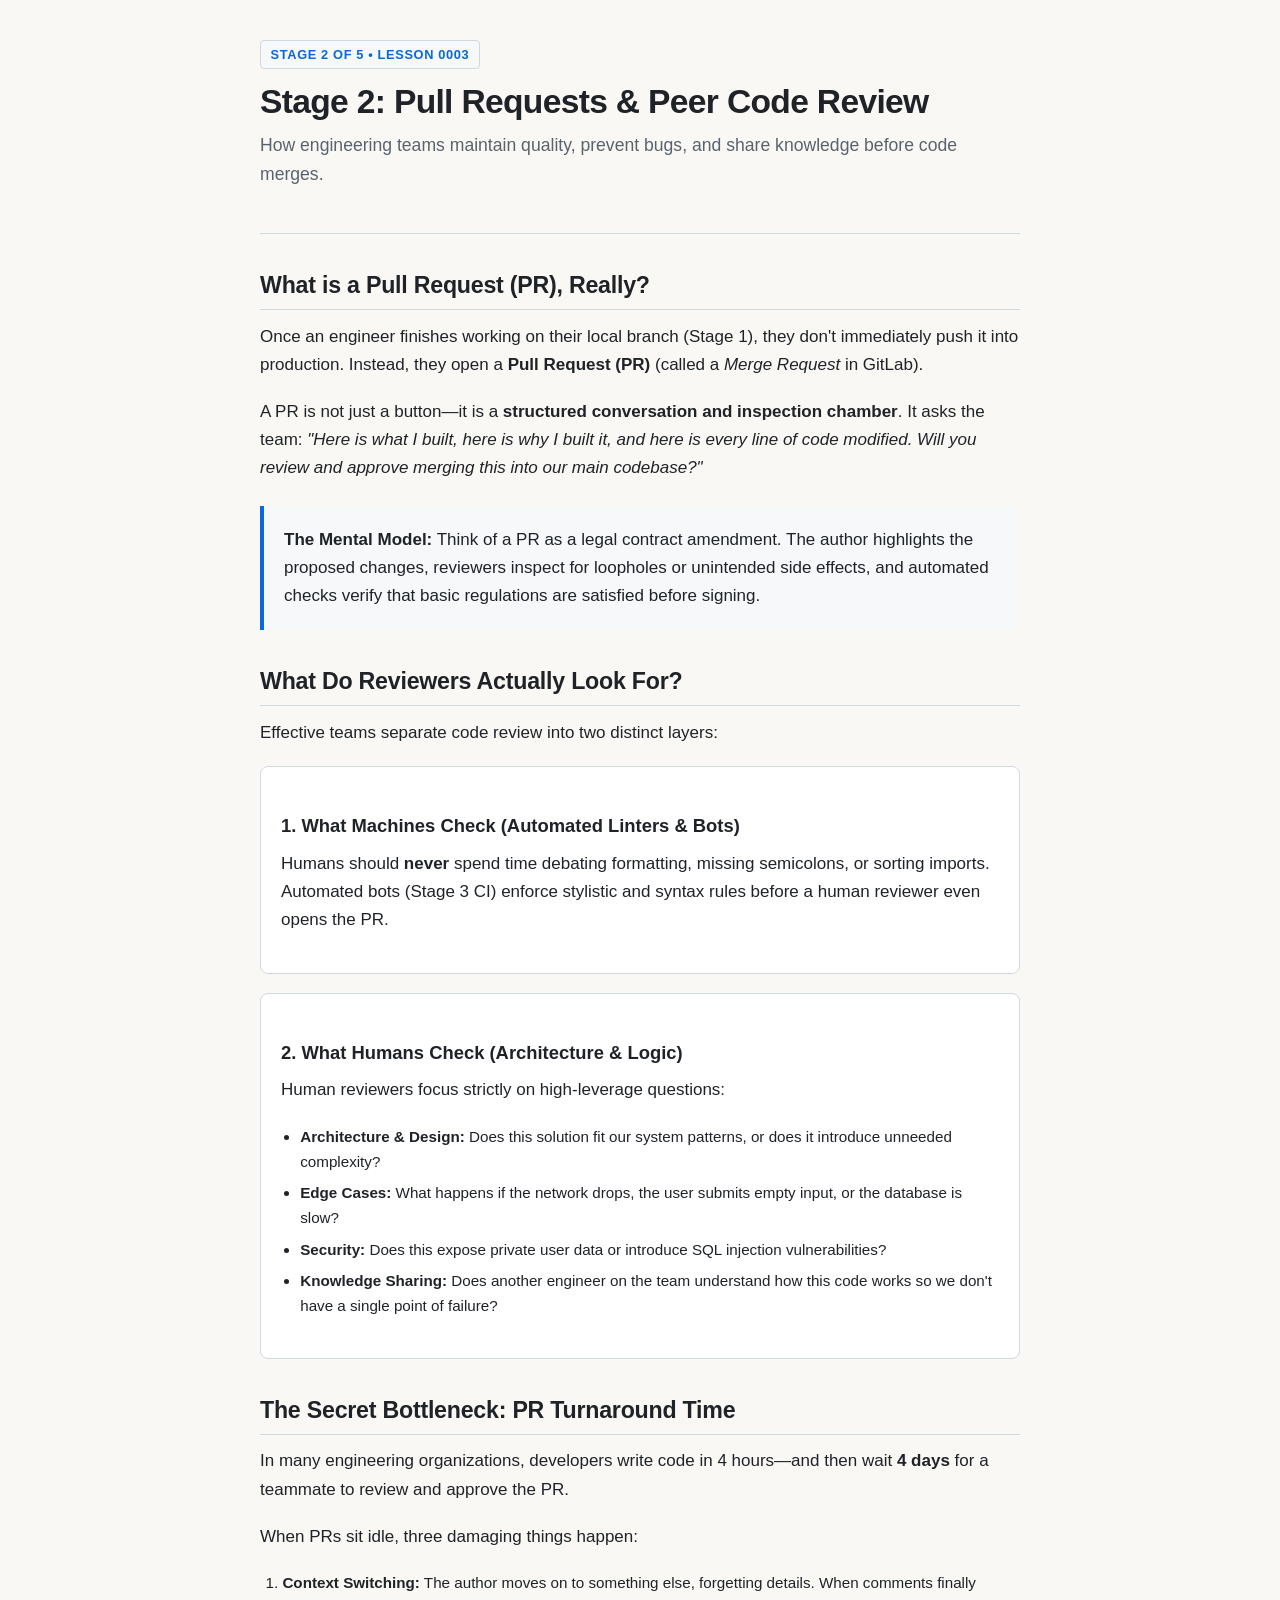
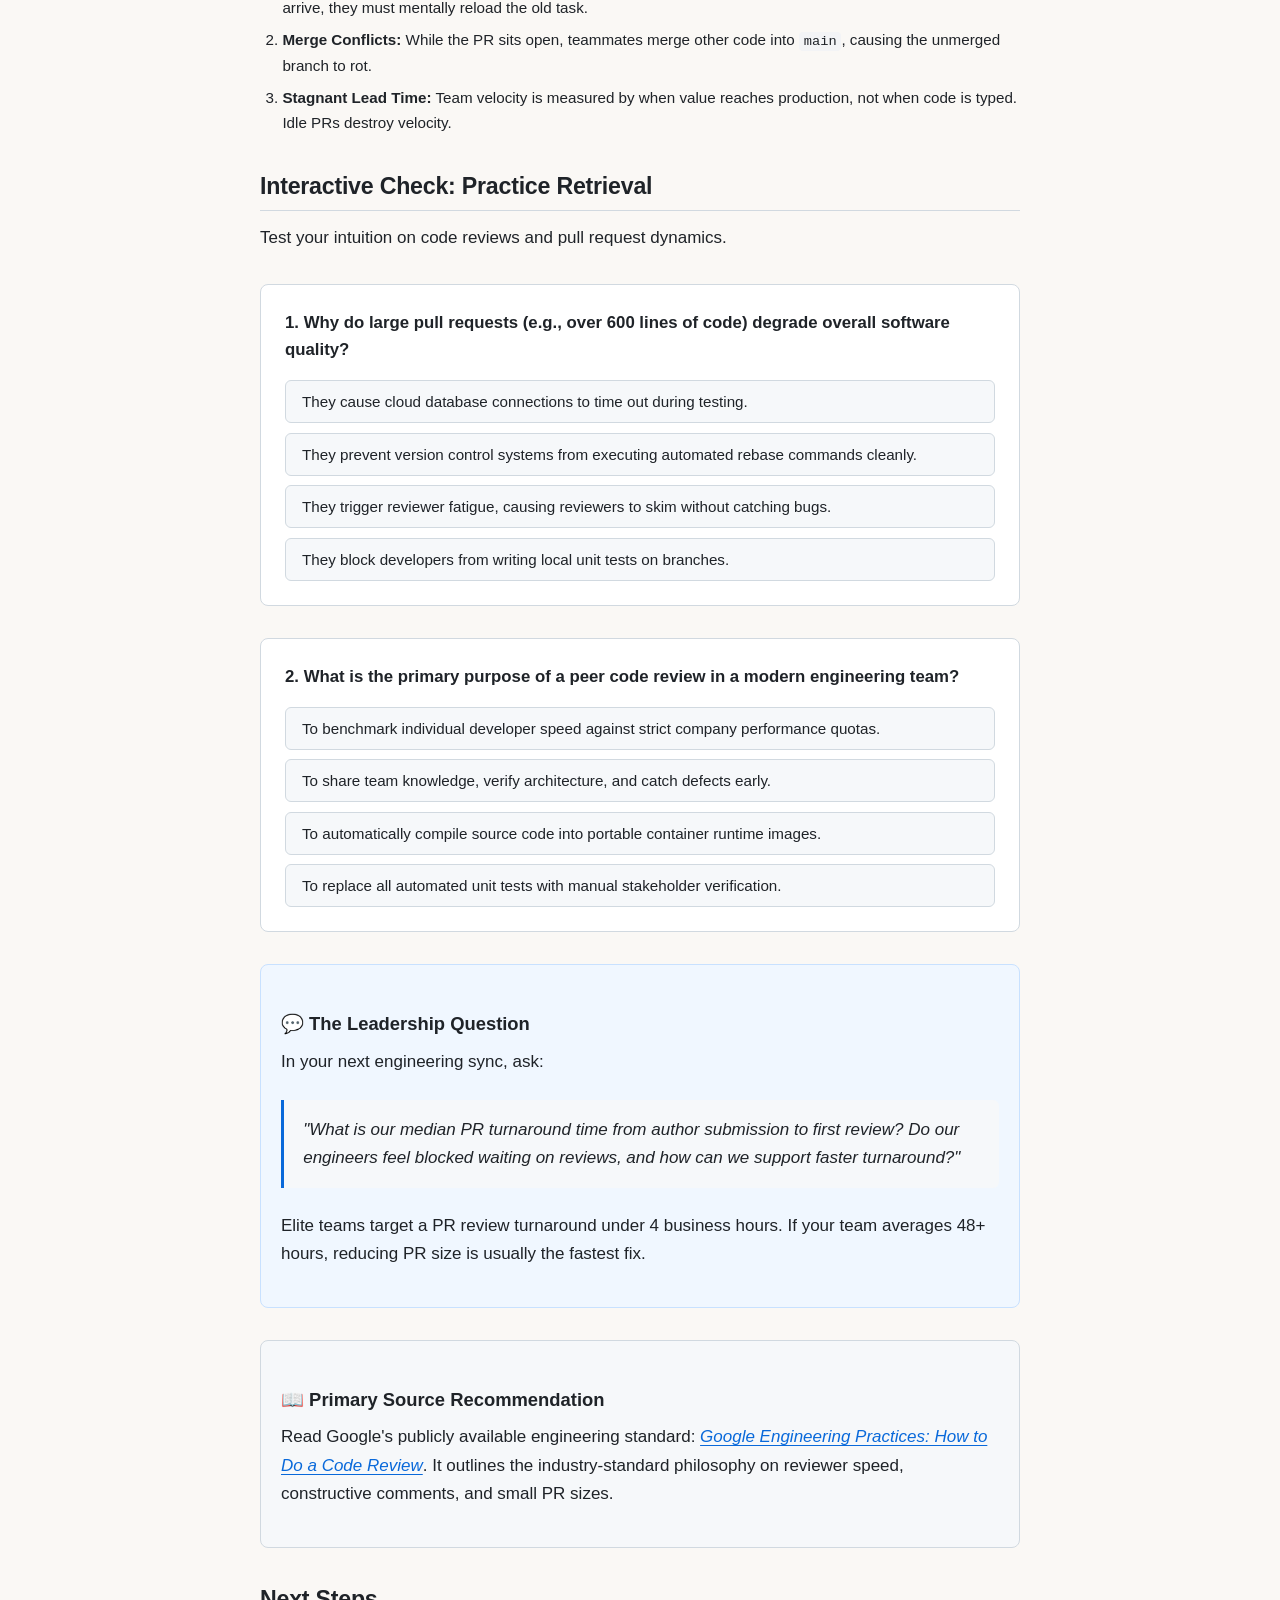
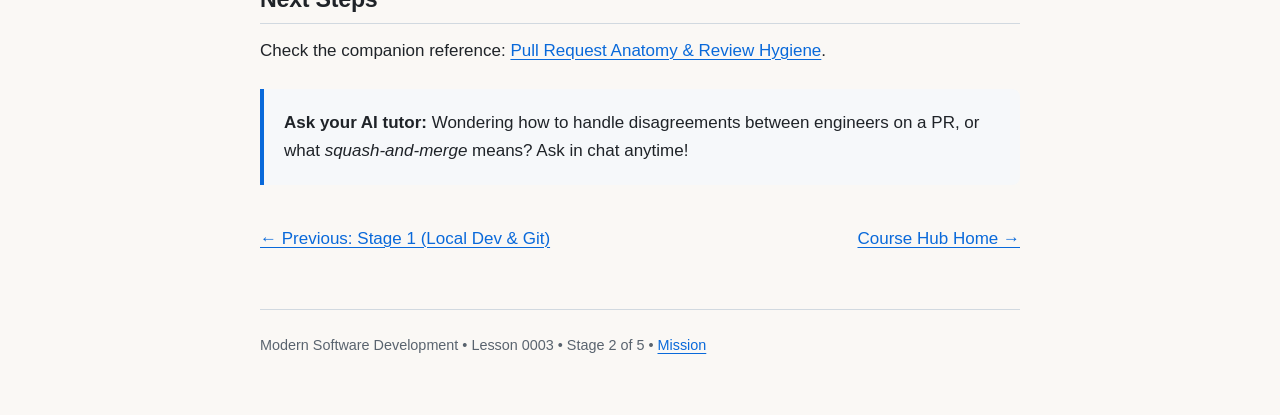
<file: lessons/0003-stage-2-pull-requests-and-code-review.html>
<!DOCTYPE html>
<html lang="en">
<head>
  <meta charset="UTF-8">
  <meta name="viewport" content="width=device-width, initial-scale=1.0">
  <title>Lesson 0003: Stage 2 — Pull Requests & Peer Code Review</title>
  <link rel="stylesheet" href="../assets/style.css">
  <style>
    .concept-callout {
      background: var(--callout-bg);
      border-left: 4px solid var(--accent-color);
      padding: 1.25rem;
      border-radius: 0 8px 8px 0;
      margin: 1.5rem 0;
    }
    .flow-card {
      background: var(--surface-color);
      border: 1px solid var(--border-color);
      border-radius: 8px;
      padding: 1.25rem;
      margin: 1.2rem 0;
    }
    .quiz-container {
      background: var(--surface-color);
      border: 1px solid var(--border-color);
      border-radius: 8px;
      padding: 1.5rem;
      margin: 2rem 0;
    }
    .quiz-question {
      font-weight: 600;
      font-size: 1.05rem;
      margin-bottom: 1rem;
    }
    .quiz-options {
      display: flex;
      flex-direction: column;
      gap: 0.6rem;
    }
    .quiz-btn {
      text-align: left;
      background: var(--callout-bg);
      border: 1px solid var(--border-color);
      padding: 0.75rem 1rem;
      border-radius: 6px;
      font-size: 0.95rem;
      cursor: pointer;
      color: var(--text-main);
      transition: all 0.15s ease-in-out;
      font-family: inherit;
    }
    .quiz-btn:hover {
      border-color: var(--accent-color);
      background: var(--surface-color);
    }
    .quiz-btn.correct {
      background: #dafbe1;
      border-color: #1a7f37;
      color: #1a7f37;
      font-weight: 600;
    }
    .quiz-btn.incorrect {
      background: #ffebe9;
      border-color: #cf222e;
      color: #cf222e;
    }
    .quiz-feedback {
      margin-top: 0.85rem;
      font-size: 0.9rem;
      line-height: 1.4;
      display: none;
    }
    .leadership-prompt {
      background: #f0f7ff;
      border: 1px solid #c8e1ff;
      border-radius: 8px;
      padding: 1.25rem;
      margin: 2rem 0;
    }
    .primary-source-box {
      border: 1px solid var(--border-color);
      background: var(--callout-bg);
      border-radius: 8px;
      padding: 1.25rem;
      margin: 2rem 0;
    }
    @media (prefers-color-scheme: dark) {
      .quiz-btn.correct {
        background: #112a1c;
        border-color: #2ea043;
        color: #3fb950;
      }
      .quiz-btn.incorrect {
        background: #3c1618;
        border-color: #f85149;
        color: #ff7b72;
      }
      .leadership-prompt {
        background: #152238;
        border-color: #204170;
      }
    }
  </style>
</head>
<body>
  <div class="container">
    <header>
      <div class="meta-badge">Stage 2 of 5 • Lesson 0003</div>
      <h1>Stage 2: Pull Requests & Peer Code Review</h1>
      <p class="subtitle">How engineering teams maintain quality, prevent bugs, and share knowledge before code merges.</p>
    </header>

    <section>
      <h2>What is a Pull Request (PR), Really?</h2>
      <p>
        Once an engineer finishes working on their local branch (Stage 1), they don't immediately push it into production. Instead, they open a <strong>Pull Request (PR)</strong> (called a <em>Merge Request</em> in GitLab).
      </p>
      <p>
        A PR is not just a button—it is a <strong>structured conversation and inspection chamber</strong>. It asks the team: <em>"Here is what I built, here is why I built it, and here is every line of code modified. Will you review and approve merging this into our main codebase?"</em>
      </p>

      <div class="concept-callout">
        <strong>The Mental Model:</strong> Think of a PR as a legal contract amendment. The author highlights the proposed changes, reviewers inspect for loopholes or unintended side effects, and automated checks verify that basic regulations are satisfied before signing.
      </div>
    </section>

    <section>
      <h2>What Do Reviewers Actually Look For?</h2>
      <p>Effective teams separate code review into two distinct layers:</p>

      <div class="flow-card">
        <h3>1. What Machines Check (Automated Linters & Bots)</h3>
        <p>
          Humans should <strong>never</strong> spend time debating formatting, missing semicolons, or sorting imports. Automated bots (Stage 3 CI) enforce stylistic and syntax rules before a human reviewer even opens the PR.
        </p>
      </div>

      <div class="flow-card">
        <h3>2. What Humans Check (Architecture & Logic)</h3>
        <p>Human reviewers focus strictly on high-leverage questions:</p>
        <ul style="margin-left: 1.2rem; font-size: 0.95rem;">
          <li><strong>Architecture & Design:</strong> Does this solution fit our system patterns, or does it introduce unneeded complexity?</li>
          <li><strong>Edge Cases:</strong> What happens if the network drops, the user submits empty input, or the database is slow?</li>
          <li><strong>Security:</strong> Does this expose private user data or introduce SQL injection vulnerabilities?</li>
          <li><strong>Knowledge Sharing:</strong> Does another engineer on the team understand how this code works so we don't have a single point of failure?</li>
        </ul>
      </div>
    </section>

    <section>
      <h2>The Secret Bottleneck: PR Turnaround Time</h2>
      <p>
        In many engineering organizations, developers write code in 4 hours—and then wait <strong>4 days</strong> for a teammate to review and approve the PR.
      </p>
      <p>
        When PRs sit idle, three damaging things happen:
      </p>
      <ol style="margin-left: 1.4rem; font-size: 0.95rem;">
        <li><strong>Context Switching:</strong> The author moves on to something else, forgetting details. When comments finally arrive, they must mentally reload the old task.</li>
        <li><strong>Merge Conflicts:</strong> While the PR sits open, teammates merge other code into <code>main</code>, causing the unmerged branch to rot.</li>
        <li><strong>Stagnant Lead Time:</strong> Team velocity is measured by when value reaches production, not when code is typed. Idle PRs destroy velocity.</li>
      </ol>
    </section>

    <section>
      <h2>Interactive Check: Practice Retrieval</h2>
      <p>Test your intuition on code reviews and pull request dynamics.</p>

      <div class="quiz-container" id="q1">
        <div class="quiz-question">1. Why do large pull requests (e.g., over 600 lines of code) degrade overall software quality?</div>
        <div class="quiz-options">
          <button class="quiz-btn" onclick="checkAnswer('q1', 0, false)">They cause cloud database connections to time out during testing.</button>
          <button class="quiz-btn" onclick="checkAnswer('q1', 1, false)">They prevent version control systems from executing automated rebase commands cleanly.</button>
          <button class="quiz-btn" onclick="checkAnswer('q1', 2, true)">They trigger reviewer fatigue, causing reviewers to skim without catching bugs.</button>
          <button class="quiz-btn" onclick="checkAnswer('q1', 3, false)">They block developers from writing local unit tests on branches.</button>
        </div>
        <div class="quiz-feedback" id="q1-fb"></div>
      </div>

      <div class="quiz-container" id="q2">
        <div class="quiz-question">2. What is the primary purpose of a peer code review in a modern engineering team?</div>
        <div class="quiz-options">
          <button class="quiz-btn" onclick="checkAnswer('q2', 0, false)">To benchmark individual developer speed against strict company performance quotas.</button>
          <button class="quiz-btn" onclick="checkAnswer('q2', 1, true)">To share team knowledge, verify architecture, and catch defects early.</button>
          <button class="quiz-btn" onclick="checkAnswer('q2', 2, false)">To automatically compile source code into portable container runtime images.</button>
          <button class="quiz-btn" onclick="checkAnswer('q2', 3, false)">To replace all automated unit tests with manual stakeholder verification.</button>
        </div>
        <div class="quiz-feedback" id="q2-fb"></div>
      </div>
    </section>

    <div class="leadership-prompt">
      <h3>💬 The Leadership Question</h3>
      <p>In your next engineering sync, ask:</p>
      <blockquote>
        <em>"What is our median PR turnaround time from author submission to first review? Do our engineers feel blocked waiting on reviews, and how can we support faster turnaround?"</em>
      </blockquote>
      <p>Elite teams target a PR review turnaround under 4 business hours. If your team averages 48+ hours, reducing PR size is usually the fastest fix.</p>
    </div>

    <section class="primary-source-box">
      <h3>📖 Primary Source Recommendation</h3>
      <p>
        Read Google's publicly available engineering standard: <a href="https://google.github.io/eng-practices/review/" target="_blank"><em>Google Engineering Practices: How to Do a Code Review</em></a>. It outlines the industry-standard philosophy on reviewer speed, constructive comments, and small PR sizes.
      </p>
    </section>

    <section>
      <h2>Next Steps</h2>
      <p>
        Check the companion reference: <a href="../reference/0003-pull-request-anatomy-and-review-hygiene.html">Pull Request Anatomy & Review Hygiene</a>.
      </p>
      <div class="concept-callout">
        <strong>Ask your AI tutor:</strong> Wondering how to handle disagreements between engineers on a PR, or what <em>squash-and-merge</em> means? Ask in chat anytime!
      </div>
    </section>

    <div class="nav-links" style="display: flex; justify-content: space-between; margin-top: 2.5rem; font-weight: 500;">
      <a href="./0002-stage-1-local-dev-and-git.html">← Previous: Stage 1 (Local Dev & Git)</a>
      <a href="../index.html">Course Hub Home →</a>
    </div>

    <footer>
      <p>Modern Software Development • Lesson 0003 • Stage 2 of 5 • <a href="../MISSION.md">Mission</a></p>
    </footer>
  </div>

  <script>
    function checkAnswer(qId, selectedIdx, isCorrect) {
      const container = document.getElementById(qId);
      const buttons = container.querySelectorAll('.quiz-btn');
      const fb = document.getElementById(qId + '-fb');

      buttons.forEach((btn, idx) => {
        btn.disabled = true;
        if (idx === selectedIdx) {
          btn.classList.add(isCorrect ? 'correct' : 'incorrect');
        }
      });

      fb.style.display = 'block';
      if (isCorrect) {
        fb.innerHTML = '<strong>Correct!</strong> Cognitive overload leads to superficial reviews, allowing critical bugs to escape to production.';
        fb.style.color = '#1a7f37';
      } else {
        fb.innerHTML = '<strong>Incorrect.</strong> Large diffs overwhelm reviewers, leading to superficial reviews and missed defects.';
        fb.style.color = '#cf222e';
      }
    }
  </script>
</body>
</html>
</file>
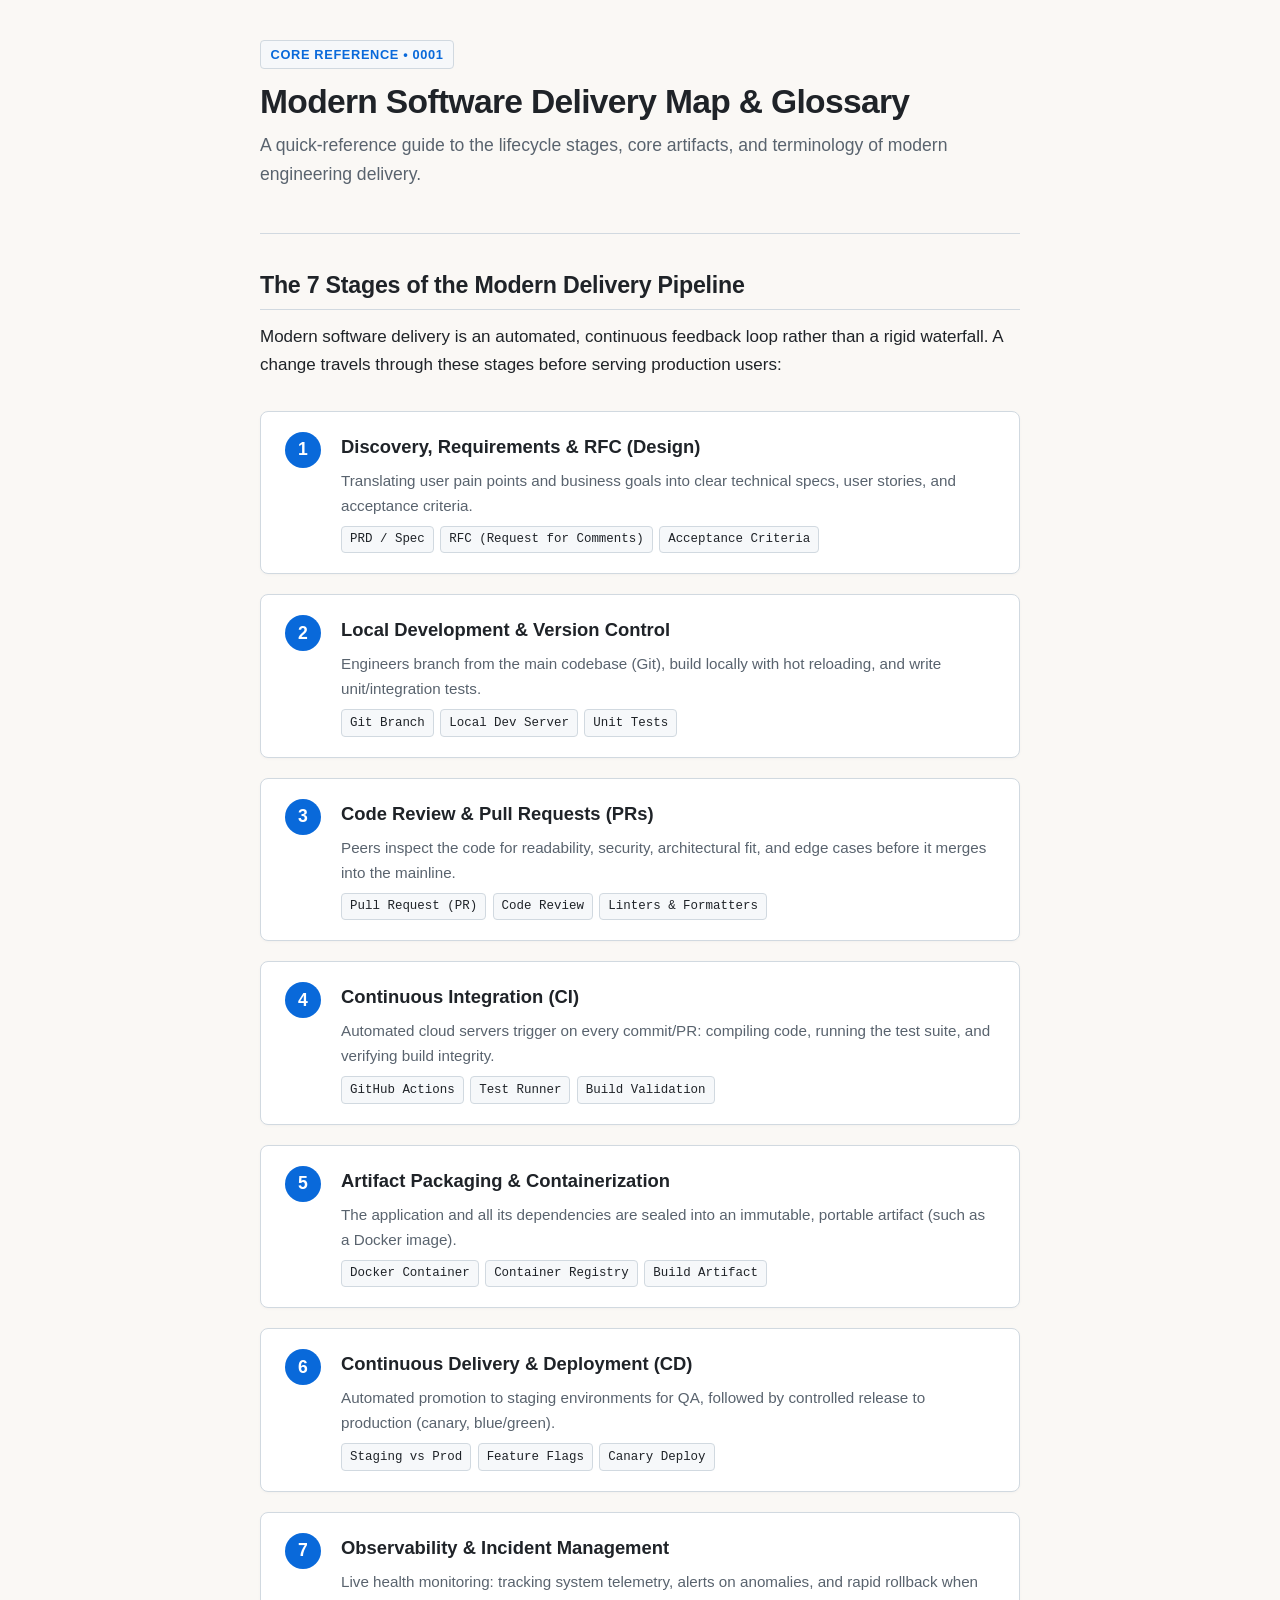
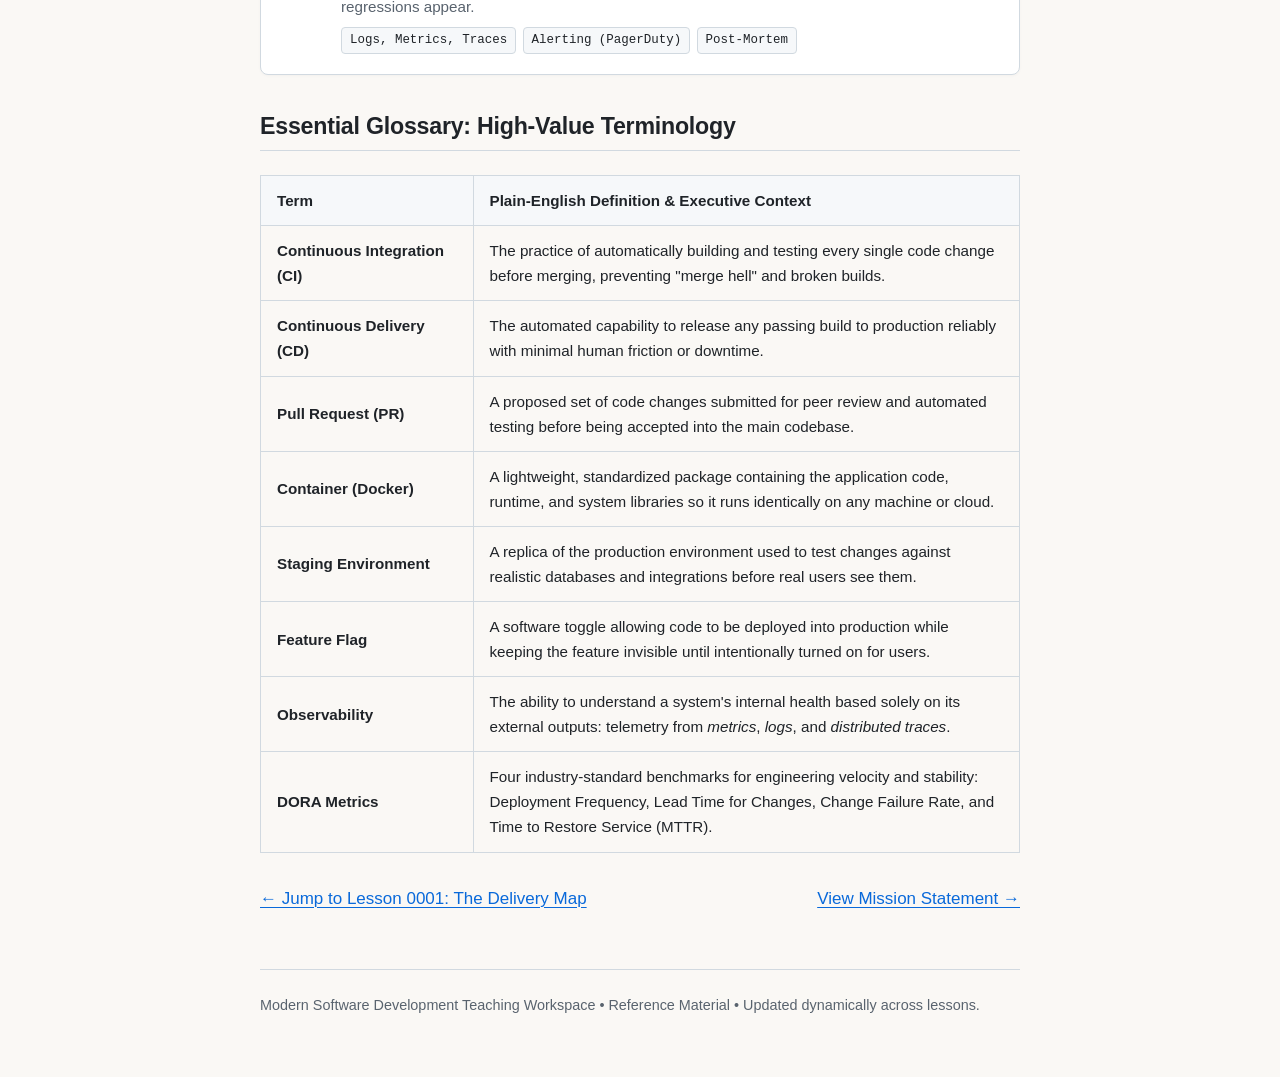
<file: reference/0001-sdlc-map-and-glossary.html>
<!DOCTYPE html>
<html lang="en">
<head>
  <meta charset="UTF-8">
  <meta name="viewport" content="width=device-width, initial-scale=1.0">
  <title>Reference: Modern Software Delivery Map & Glossary</title>
  <link rel="stylesheet" href="../assets/style.css">
  <style>
    .flow-grid {
      display: grid;
      grid-template-columns: 1fr;
      gap: 1.25rem;
      margin: 2rem 0;
    }
    .flow-step {
      background: var(--surface-color);
      border: 1px solid var(--border-color);
      border-radius: 8px;
      padding: 1.25rem 1.5rem;
      display: flex;
      gap: 1.25rem;
      align-items: flex-start;
      box-shadow: 0 1px 3px rgba(0,0,0,0.03);
    }
    .step-number {
      background: var(--accent-color);
      color: #fff;
      font-weight: 700;
      font-size: 1.1rem;
      width: 36px;
      height: 36px;
      border-radius: 50%;
      display: flex;
      align-items: center;
      justify-content: center;
      flex-shrink: 0;
    }
    .step-content h3 {
      margin: 0 0 0.35rem 0;
      font-size: 1.15rem;
    }
    .step-content p {
      margin-bottom: 0.5rem;
      font-size: 0.95rem;
      color: var(--text-muted);
    }
    .step-tags {
      display: flex;
      gap: 0.4rem;
      flex-wrap: wrap;
    }
    .tag {
      font-size: 0.78rem;
      background: var(--callout-bg);
      border: 1px solid var(--border-color);
      padding: 0.15rem 0.5rem;
      border-radius: 4px;
      font-family: var(--font-mono);
    }
    .glossary-table {
      width: 100%;
      border-collapse: collapse;
      margin: 1.5rem 0;
      font-size: 0.95rem;
    }
    .glossary-table th, .glossary-table td {
      border: 1px solid var(--border-color);
      padding: 0.75rem 1rem;
      text-align: left;
    }
    .glossary-table th {
      background: var(--callout-bg);
      font-weight: 600;
    }
    .nav-links {
      display: flex;
      justify-content: space-between;
      margin-top: 2rem;
      font-weight: 500;
    }
  </style>
</head>
<body>
  <div class="container">
    <header>
      <div class="meta-badge">Core Reference • 0001</div>
      <h1>Modern Software Delivery Map & Glossary</h1>
      <p class="subtitle">A quick-reference guide to the lifecycle stages, core artifacts, and terminology of modern engineering delivery.</p>
    </header>

    <section>
      <h2>The 7 Stages of the Modern Delivery Pipeline</h2>
      <p>Modern software delivery is an automated, continuous feedback loop rather than a rigid waterfall. A change travels through these stages before serving production users:</p>

      <div class="flow-grid">
        <div class="flow-step">
          <div class="step-number">1</div>
          <div class="step-content">
            <h3>Discovery, Requirements & RFC (Design)</h3>
            <p>Translating user pain points and business goals into clear technical specs, user stories, and acceptance criteria.</p>
            <div class="step-tags">
              <span class="tag">PRD / Spec</span>
              <span class="tag">RFC (Request for Comments)</span>
              <span class="tag">Acceptance Criteria</span>
            </div>
          </div>
        </div>

        <div class="flow-step">
          <div class="step-number">2</div>
          <div class="step-content">
            <h3>Local Development & Version Control</h3>
            <p>Engineers branch from the main codebase (Git), build locally with hot reloading, and write unit/integration tests.</p>
            <div class="step-tags">
              <span class="tag">Git Branch</span>
              <span class="tag">Local Dev Server</span>
              <span class="tag">Unit Tests</span>
            </div>
          </div>
        </div>

        <div class="flow-step">
          <div class="step-number">3</div>
          <div class="step-content">
            <h3>Code Review & Pull Requests (PRs)</h3>
            <p>Peers inspect the code for readability, security, architectural fit, and edge cases before it merges into the mainline.</p>
            <div class="step-tags">
              <span class="tag">Pull Request (PR)</span>
              <span class="tag">Code Review</span>
              <span class="tag">Linters & Formatters</span>
            </div>
          </div>
        </div>

        <div class="flow-step">
          <div class="step-number">4</div>
          <div class="step-content">
            <h3>Continuous Integration (CI)</h3>
            <p>Automated cloud servers trigger on every commit/PR: compiling code, running the test suite, and verifying build integrity.</p>
            <div class="step-tags">
              <span class="tag">GitHub Actions</span>
              <span class="tag">Test Runner</span>
              <span class="tag">Build Validation</span>
            </div>
          </div>
        </div>

        <div class="flow-step">
          <div class="step-number">5</div>
          <div class="step-content">
            <h3>Artifact Packaging & Containerization</h3>
            <p>The application and all its dependencies are sealed into an immutable, portable artifact (such as a Docker image).</p>
            <div class="step-tags">
              <span class="tag">Docker Container</span>
              <span class="tag">Container Registry</span>
              <span class="tag">Build Artifact</span>
            </div>
          </div>
        </div>

        <div class="flow-step">
          <div class="step-number">6</div>
          <div class="step-content">
            <h3>Continuous Delivery & Deployment (CD)</h3>
            <p>Automated promotion to staging environments for QA, followed by controlled release to production (canary, blue/green).</p>
            <div class="step-tags">
              <span class="tag">Staging vs Prod</span>
              <span class="tag">Feature Flags</span>
              <span class="tag">Canary Deploy</span>
            </div>
          </div>
        </div>

        <div class="flow-step">
          <div class="step-number">7</div>
          <div class="step-content">
            <h3>Observability & Incident Management</h3>
            <p>Live health monitoring: tracking system telemetry, alerts on anomalies, and rapid rollback when regressions appear.</p>
            <div class="step-tags">
              <span class="tag">Logs, Metrics, Traces</span>
              <span class="tag">Alerting (PagerDuty)</span>
              <span class="tag">Post-Mortem</span>
            </div>
          </div>
        </div>
      </div>
    </section>

    <section>
      <h2>Essential Glossary: High-Value Terminology</h2>
      <table class="glossary-table">
        <thead>
          <tr>
            <th style="width: 28%;">Term</th>
            <th>Plain-English Definition & Executive Context</th>
          </tr>
        </thead>
        <tbody>
          <tr>
            <td><strong>Continuous Integration (CI)</strong></td>
            <td>The practice of automatically building and testing every single code change before merging, preventing "merge hell" and broken builds.</td>
          </tr>
          <tr>
            <td><strong>Continuous Delivery (CD)</strong></td>
            <td>The automated capability to release any passing build to production reliably with minimal human friction or downtime.</td>
          </tr>
          <tr>
            <td><strong>Pull Request (PR)</strong></td>
            <td>A proposed set of code changes submitted for peer review and automated testing before being accepted into the main codebase.</td>
          </tr>
          <tr>
            <td><strong>Container (Docker)</strong></td>
            <td>A lightweight, standardized package containing the application code, runtime, and system libraries so it runs identically on any machine or cloud.</td>
          </tr>
          <tr>
            <td><strong>Staging Environment</strong></td>
            <td>A replica of the production environment used to test changes against realistic databases and integrations before real users see them.</td>
          </tr>
          <tr>
            <td><strong>Feature Flag</strong></td>
            <td>A software toggle allowing code to be deployed into production while keeping the feature invisible until intentionally turned on for users.</td>
          </tr>
          <tr>
            <td><strong>Observability</strong></td>
            <td>The ability to understand a system's internal health based solely on its external outputs: telemetry from <em>metrics</em>, <em>logs</em>, and <em>distributed traces</em>.</td>
          </tr>
          <tr>
            <td><strong>DORA Metrics</strong></td>
            <td>Four industry-standard benchmarks for engineering velocity and stability: Deployment Frequency, Lead Time for Changes, Change Failure Rate, and Time to Restore Service (MTTR).</td>
          </tr>
        </tbody>
      </table>
    </section>

    <div class="nav-links">
      <a href="../lessons/0001-the-modern-software-delivery-map.html">← Jump to Lesson 0001: The Delivery Map</a>
      <a href="../MISSION.md">View Mission Statement →</a>
    </div>

    <footer>
      <p>Modern Software Development Teaching Workspace • Reference Material • Updated dynamically across lessons.</p>
    </footer>
  </div>
</body>
</html>
</file>
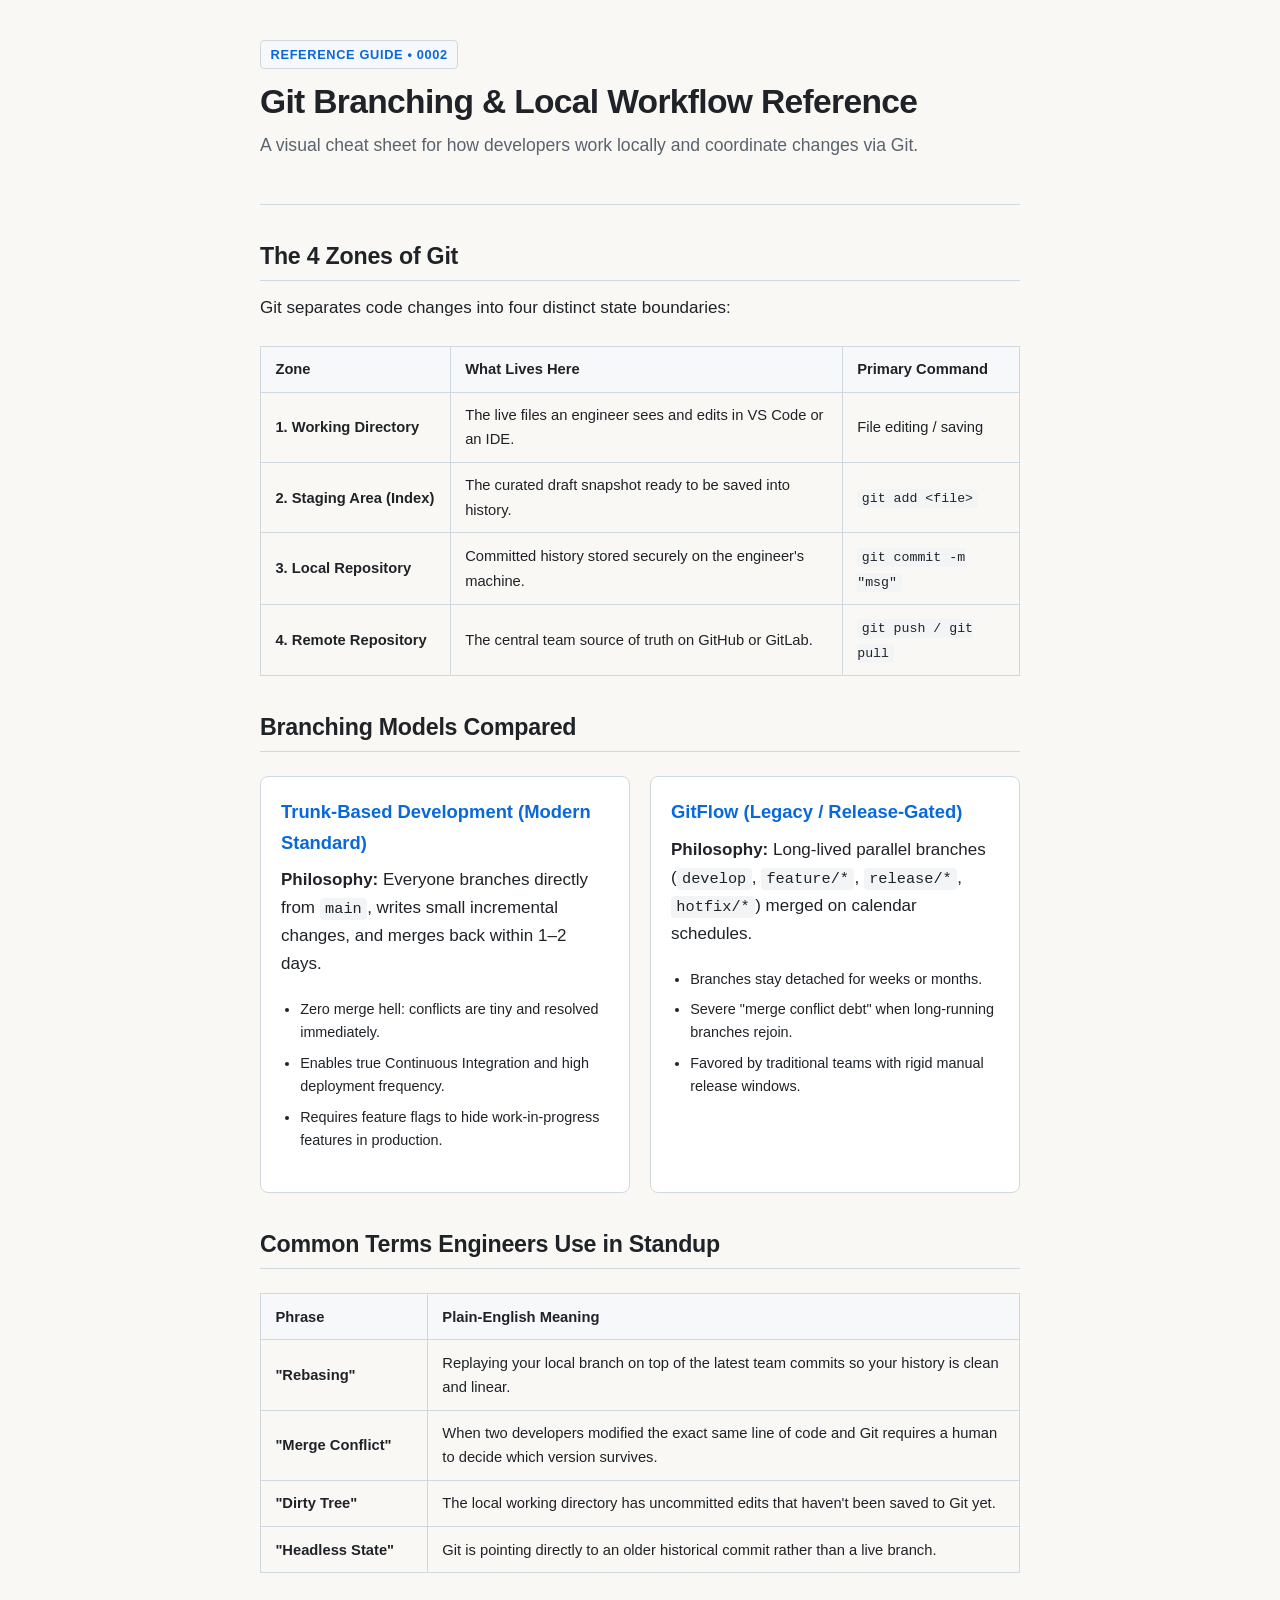
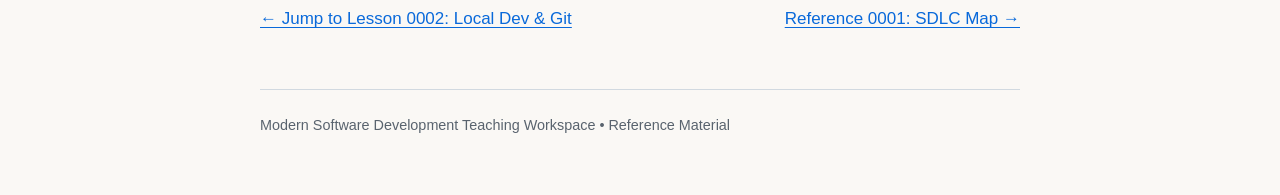
<file: reference/0002-git-branching-and-local-workflow.html>
<!DOCTYPE html>
<html lang="en">
<head>
  <meta charset="UTF-8">
  <meta name="viewport" content="width=device-width, initial-scale=1.0">
  <title>Reference: Git Branching & Local Workflow Architecture</title>
  <link rel="stylesheet" href="../assets/style.css">
  <style>
    .comparison-grid {
      display: grid;
      grid-template-columns: 1fr 1fr;
      gap: 1.25rem;
      margin: 1.5rem 0;
    }
    @media (max-width: 650px) {
      .comparison-grid {
        grid-template-columns: 1fr;
      }
    }
    .model-card {
      background: var(--surface-color);
      border: 1px solid var(--border-color);
      border-radius: 8px;
      padding: 1.25rem;
    }
    .model-card h3 {
      margin-top: 0;
      color: var(--accent-color);
    }
    .cmd-table {
      width: 100%;
      border-collapse: collapse;
      margin: 1.5rem 0;
      font-size: 0.92rem;
    }
    .cmd-table th, .cmd-table td {
      border: 1px solid var(--border-color);
      padding: 0.65rem 0.9rem;
      text-align: left;
    }
    .cmd-table th {
      background: var(--callout-bg);
    }
    .nav-links {
      display: flex;
      justify-content: space-between;
      margin-top: 2rem;
      font-weight: 500;
    }
  </style>
</head>
<body>
  <div class="container">
    <header>
      <div class="meta-badge">Reference Guide • 0002</div>
      <h1>Git Branching & Local Workflow Reference</h1>
      <p class="subtitle">A visual cheat sheet for how developers work locally and coordinate changes via Git.</p>
    </header>

    <section>
      <h2>The 4 Zones of Git</h2>
      <p>Git separates code changes into four distinct state boundaries:</p>
      <table class="cmd-table">
        <thead>
          <tr>
            <th style="width: 25%;">Zone</th>
            <th>What Lives Here</th>
            <th>Primary Command</th>
          </tr>
        </thead>
        <tbody>
          <tr>
            <td><strong>1. Working Directory</strong></td>
            <td>The live files an engineer sees and edits in VS Code or an IDE.</td>
            <td>File editing / saving</td>
          </tr>
          <tr>
            <td><strong>2. Staging Area (Index)</strong></td>
            <td>The curated draft snapshot ready to be saved into history.</td>
            <td><code>git add &lt;file&gt;</code></td>
          </tr>
          <tr>
            <td><strong>3. Local Repository</strong></td>
            <td>Committed history stored securely on the engineer's machine.</td>
            <td><code>git commit -m "msg"</code></td>
          </tr>
          <tr>
            <td><strong>4. Remote Repository</strong></td>
            <td>The central team source of truth on GitHub or GitLab.</td>
            <td><code>git push / git pull</code></td>
          </tr>
        </tbody>
      </table>
    </section>

    <section>
      <h2>Branching Models Compared</h2>
      <div class="comparison-grid">
        <div class="model-card">
          <h3>Trunk-Based Development (Modern Standard)</h3>
          <p><strong>Philosophy:</strong> Everyone branches directly from <code>main</code>, writes small incremental changes, and merges back within 1–2 days.</p>
          <ul style="margin-left: 1.2rem; font-size: 0.9rem;">
            <li>Zero merge hell: conflicts are tiny and resolved immediately.</li>
            <li>Enables true Continuous Integration and high deployment frequency.</li>
            <li>Requires feature flags to hide work-in-progress features in production.</li>
          </ul>
        </div>

        <div class="model-card">
          <h3>GitFlow (Legacy / Release-Gated)</h3>
          <p><strong>Philosophy:</strong> Long-lived parallel branches (<code>develop</code>, <code>feature/*</code>, <code>release/*</code>, <code>hotfix/*</code>) merged on calendar schedules.</p>
          <ul style="margin-left: 1.2rem; font-size: 0.9rem;">
            <li>Branches stay detached for weeks or months.</li>
            <li>Severe "merge conflict debt" when long-running branches rejoin.</li>
            <li>Favored by traditional teams with rigid manual release windows.</li>
          </ul>
        </div>
      </div>
    </section>

    <section>
      <h2>Common Terms Engineers Use in Standup</h2>
      <table class="cmd-table">
        <thead>
          <tr>
            <th style="width: 22%;">Phrase</th>
            <th>Plain-English Meaning</th>
          </tr>
        </thead>
        <tbody>
          <tr>
            <td><strong>"Rebasing"</strong></td>
            <td>Replaying your local branch on top of the latest team commits so your history is clean and linear.</td>
          </tr>
          <tr>
            <td><strong>"Merge Conflict"</strong></td>
            <td>When two developers modified the exact same line of code and Git requires a human to decide which version survives.</td>
          </tr>
          <tr>
            <td><strong>"Dirty Tree"</strong></td>
            <td>The local working directory has uncommitted edits that haven't been saved to Git yet.</td>
          </tr>
          <tr>
            <td><strong>"Headless State"</strong></td>
            <td>Git is pointing directly to an older historical commit rather than a live branch.</td>
          </tr>
        </tbody>
      </table>
    </section>

    <div class="nav-links">
      <a href="../lessons/0002-stage-1-local-dev-and-git.html">← Jump to Lesson 0002: Local Dev & Git</a>
      <a href="../reference/0001-sdlc-map-and-glossary.html">Reference 0001: SDLC Map →</a>
    </div>

    <footer>
      <p>Modern Software Development Teaching Workspace • Reference Material</p>
    </footer>
  </div>
</body>
</html>
</file>
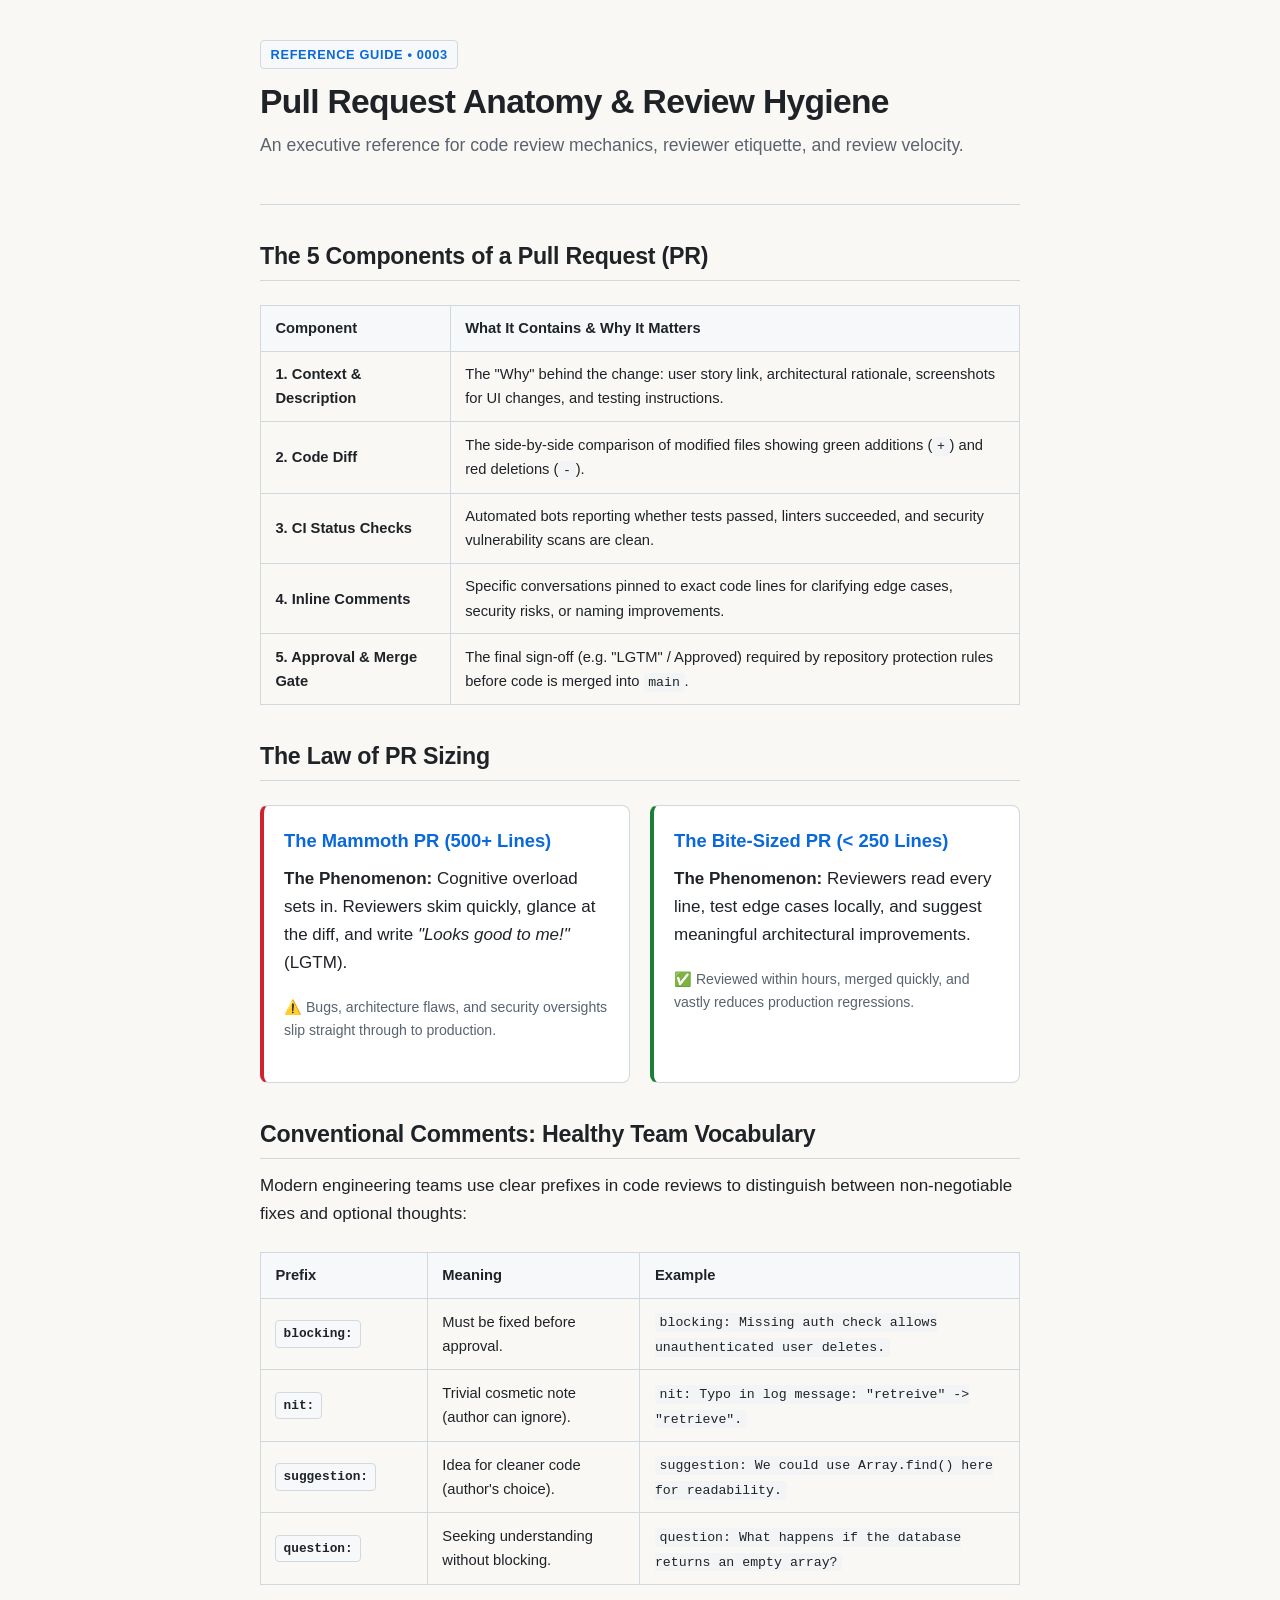
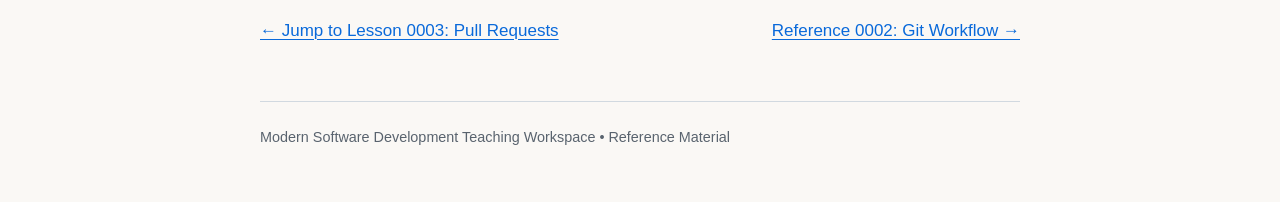
<file: reference/0003-pull-request-anatomy-and-review-hygiene.html>
<!DOCTYPE html>
<html lang="en">
<head>
  <meta charset="UTF-8">
  <meta name="viewport" content="width=device-width, initial-scale=1.0">
  <title>Reference: Pull Request Anatomy & Review Hygiene</title>
  <link rel="stylesheet" href="../assets/style.css">
  <style>
    .grid-2 {
      display: grid;
      grid-template-columns: 1fr 1fr;
      gap: 1.25rem;
      margin: 1.5rem 0;
    }
    @media (max-width: 650px) {
      .grid-2 {
        grid-template-columns: 1fr;
      }
    }
    .card-ref {
      background: var(--surface-color);
      border: 1px solid var(--border-color);
      border-radius: 8px;
      padding: 1.25rem;
    }
    .card-ref h3 {
      margin-top: 0;
      color: var(--accent-color);
    }
    .ref-table {
      width: 100%;
      border-collapse: collapse;
      margin: 1.5rem 0;
      font-size: 0.92rem;
    }
    .ref-table th, .ref-table td {
      border: 1px solid var(--border-color);
      padding: 0.65rem 0.9rem;
      text-align: left;
    }
    .ref-table th {
      background: var(--callout-bg);
    }
    .nav-links {
      display: flex;
      justify-content: space-between;
      margin-top: 2rem;
      font-weight: 500;
    }
    .convention-tag {
      display: inline-block;
      font-family: var(--font-mono);
      font-size: 0.8rem;
      font-weight: 600;
      padding: 0.15rem 0.45rem;
      border-radius: 4px;
      background: var(--callout-bg);
      border: 1px solid var(--border-color);
    }
  </style>
</head>
<body>
  <div class="container">
    <header>
      <div class="meta-badge">Reference Guide • 0003</div>
      <h1>Pull Request Anatomy & Review Hygiene</h1>
      <p class="subtitle">An executive reference for code review mechanics, reviewer etiquette, and review velocity.</p>
    </header>

    <section>
      <h2>The 5 Components of a Pull Request (PR)</h2>
      <table class="ref-table">
        <thead>
          <tr>
            <th style="width: 25%;">Component</th>
            <th>What It Contains & Why It Matters</th>
          </tr>
        </thead>
        <tbody>
          <tr>
            <td><strong>1. Context & Description</strong></td>
            <td>The "Why" behind the change: user story link, architectural rationale, screenshots for UI changes, and testing instructions.</td>
          </tr>
          <tr>
            <td><strong>2. Code Diff</strong></td>
            <td>The side-by-side comparison of modified files showing green additions (<code>+</code>) and red deletions (<code>-</code>).</td>
          </tr>
          <tr>
            <td><strong>3. CI Status Checks</strong></td>
            <td>Automated bots reporting whether tests passed, linters succeeded, and security vulnerability scans are clean.</td>
          </tr>
          <tr>
            <td><strong>4. Inline Comments</strong></td>
            <td>Specific conversations pinned to exact code lines for clarifying edge cases, security risks, or naming improvements.</td>
          </tr>
          <tr>
            <td><strong>5. Approval & Merge Gate</strong></td>
            <td>The final sign-off (e.g. "LGTM" / Approved) required by repository protection rules before code is merged into <code>main</code>.</td>
          </tr>
        </tbody>
      </table>
    </section>

    <section>
      <h2>The Law of PR Sizing</h2>
      <div class="grid-2">
        <div class="card-ref" style="border-left: 4px solid #cf222e;">
          <h3>The Mammoth PR (500+ Lines)</h3>
          <p><strong>The Phenomenon:</strong> Cognitive overload sets in. Reviewers skim quickly, glance at the diff, and write <em>"Looks good to me!"</em> (LGTM).</p>
          <p style="font-size: 0.88rem; color: var(--text-muted); margin-top: 0.5rem;">
            ⚠️ Bugs, architecture flaws, and security oversights slip straight through to production.
          </p>
        </div>

        <div class="card-ref" style="border-left: 4px solid #1a7f37;">
          <h3>The Bite-Sized PR (&lt; 250 Lines)</h3>
          <p><strong>The Phenomenon:</strong> Reviewers read every line, test edge cases locally, and suggest meaningful architectural improvements.</p>
          <p style="font-size: 0.88rem; color: var(--text-muted); margin-top: 0.5rem;">
            ✅ Reviewed within hours, merged quickly, and vastly reduces production regressions.
          </p>
        </div>
      </div>
    </section>

    <section>
      <h2>Conventional Comments: Healthy Team Vocabulary</h2>
      <p>Modern engineering teams use clear prefixes in code reviews to distinguish between non-negotiable fixes and optional thoughts:</p>
      <table class="ref-table">
        <thead>
          <tr>
            <th style="width: 22%;">Prefix</th>
            <th style="width: 28%;">Meaning</th>
            <th>Example</th>
          </tr>
        </thead>
        <tbody>
          <tr>
            <td><span class="convention-tag">blocking:</span></td>
            <td>Must be fixed before approval.</td>
            <td><code>blocking: Missing auth check allows unauthenticated user deletes.</code></td>
          </tr>
          <tr>
            <td><span class="convention-tag">nit:</span></td>
            <td>Trivial cosmetic note (author can ignore).</td>
            <td><code>nit: Typo in log message: "retreive" -> "retrieve".</code></td>
          </tr>
          <tr>
            <td><span class="convention-tag">suggestion:</span></td>
            <td>Idea for cleaner code (author's choice).</td>
            <td><code>suggestion: We could use Array.find() here for readability.</code></td>
          </tr>
          <tr>
            <td><span class="convention-tag">question:</span></td>
            <td>Seeking understanding without blocking.</td>
            <td><code>question: What happens if the database returns an empty array?</code></td>
          </tr>
        </tbody>
      </table>
    </section>

    <div class="nav-links">
      <a href="../lessons/0003-stage-2-pull-requests-and-code-review.html">← Jump to Lesson 0003: Pull Requests</a>
      <a href="../reference/0002-git-branching-and-local-workflow.html">Reference 0002: Git Workflow →</a>
    </div>

    <footer>
      <p>Modern Software Development Teaching Workspace • Reference Material</p>
    </footer>
  </div>
</body>
</html>
</file>
<file: assets/style.css>
/* Modern, Tufte-inspired clean stylesheet for lessons and reference documents */
:root {
  --bg-color: #faf8f5;
  --surface-color: #ffffff;
  --text-main: #1f2328;
  --text-muted: #59636e;
  --accent-color: #0969da;
  --accent-hover: #0550ae;
  --border-color: #d1d9e0;
  --callout-bg: #f6f8fa;
  --code-bg: #f3f4f6;
  --font-serif: "ETBembo", "Palatino Linotype", "Book Antiqua", Palatino, serif;
  --font-sans: -apple-system, BlinkMacSystemFont, "Segoe UI", Roboto, Helvetica, Arial, sans-serif;
  --font-mono: ui-monospace, SFMono-Regular, Menlo, Monaco, Consolas, monospace;
}

@media (prefers-color-scheme: dark) {
  :root {
    --bg-color: #0d1117;
    --surface-color: #161b22;
    --text-main: #e6edf3;
    --text-muted: #8b949e;
    --accent-color: #58a6ff;
    --accent-hover: #79c0ff;
    --border-color: #30363d;
    --callout-bg: #1c2128;
    --code-bg: #21262d;
  }
}

* {
  box-sizing: border-box;
  margin: 0;
  padding: 0;
}

body {
  font-family: var(--font-sans);
  background-color: var(--bg-color);
  color: var(--text-main);
  line-height: 1.65;
  font-size: 17px;
  padding: 2.5rem 1.5rem;
}

.container {
  max-width: 760px;
  margin: 0 auto;
}

header {
  border-bottom: 1px solid var(--border-color);
  padding-bottom: 1.5rem;
  margin-bottom: 2rem;
}

.meta-badge {
  display: inline-block;
  font-size: 0.8rem;
  font-weight: 600;
  text-transform: uppercase;
  letter-spacing: 0.05em;
  color: var(--accent-color);
  background: var(--callout-bg);
  padding: 0.2rem 0.6rem;
  border-radius: 4px;
  border: 1px solid var(--border-color);
  margin-bottom: 0.75rem;
}

h1 {
  font-size: 2.1rem;
  line-height: 1.25;
  font-weight: 700;
  margin-bottom: 0.5rem;
  letter-spacing: -0.02em;
}

.subtitle {
  color: var(--text-muted);
  font-size: 1.1rem;
}

h2 {
  font-size: 1.45rem;
  font-weight: 600;
  margin: 2rem 0 0.8rem;
  letter-spacing: -0.01em;
  border-bottom: 1px solid var(--border-color);
  padding-bottom: 0.3rem;
}

h3 {
  font-size: 1.15rem;
  font-weight: 600;
  margin: 1.5rem 0 0.5rem;
}

p {
  margin-bottom: 1.2rem;
}

ul, ol {
  margin: 0 0 1.2rem 1.5rem;
}

li {
  margin-bottom: 0.4rem;
}

a {
  color: var(--accent-color);
  text-decoration: underline;
  text-decoration-thickness: 1px;
  text-underline-offset: 3px;
}

a:hover {
  color: var(--accent-hover);
}

blockquote {
  border-left: 3px solid var(--accent-color);
  background: var(--callout-bg);
  padding: 1rem 1.2rem;
  margin: 1.5rem 0;
  border-radius: 0 6px 6px 0;
}

code {
  font-family: var(--font-mono);
  font-size: 0.9em;
  background-color: var(--code-bg);
  padding: 0.15em 0.35em;
  border-radius: 4px;
}

pre code {
  display: block;
  padding: 1rem;
  overflow-x: auto;
  border-radius: 6px;
  border: 1px solid var(--border-color);
}

.card {
  background: var(--surface-color);
  border: 1px solid var(--border-color);
  border-radius: 8px;
  padding: 1.25rem;
  margin: 1.5rem 0;
  box-shadow: 0 1px 3px rgba(0, 0, 0, 0.04);
}

footer {
  margin-top: 3.5rem;
  padding-top: 1.5rem;
  border-top: 1px solid var(--border-color);
  color: var(--text-muted);
  font-size: 0.9rem;
}
</file>
